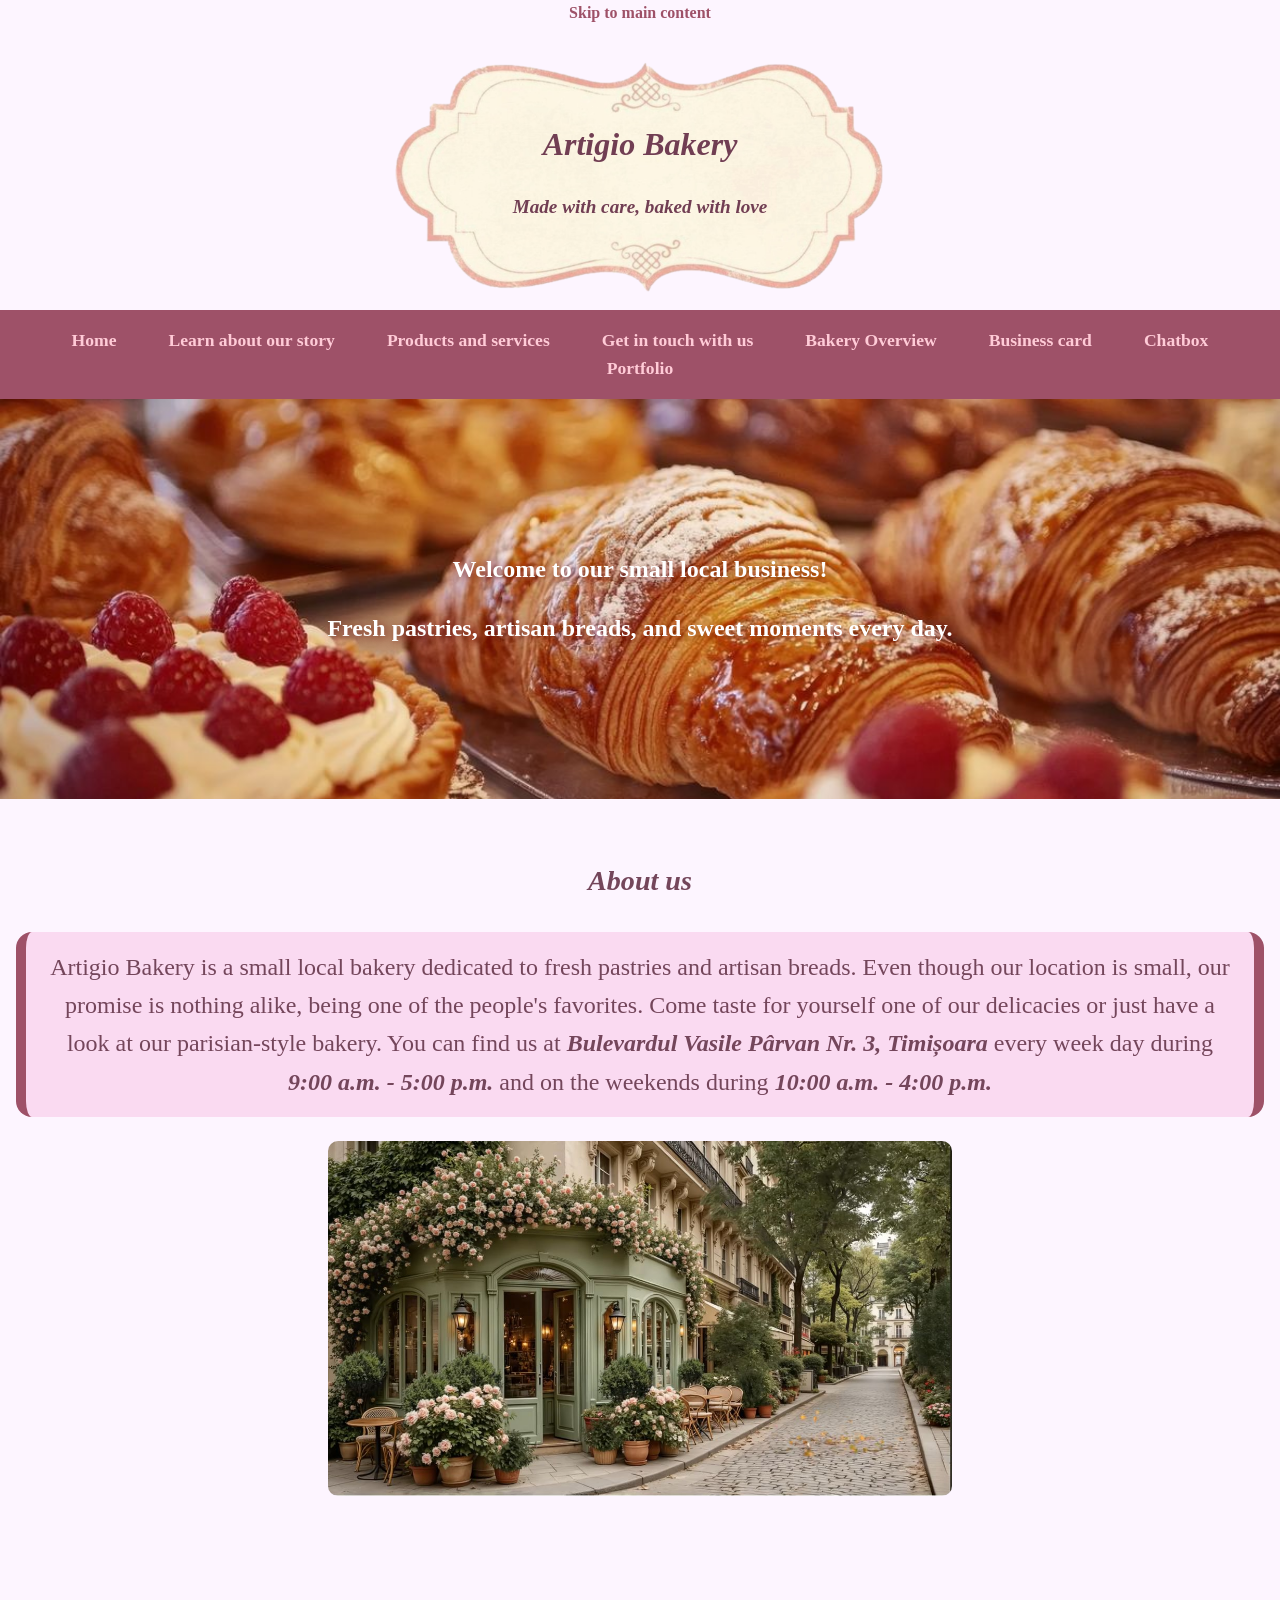
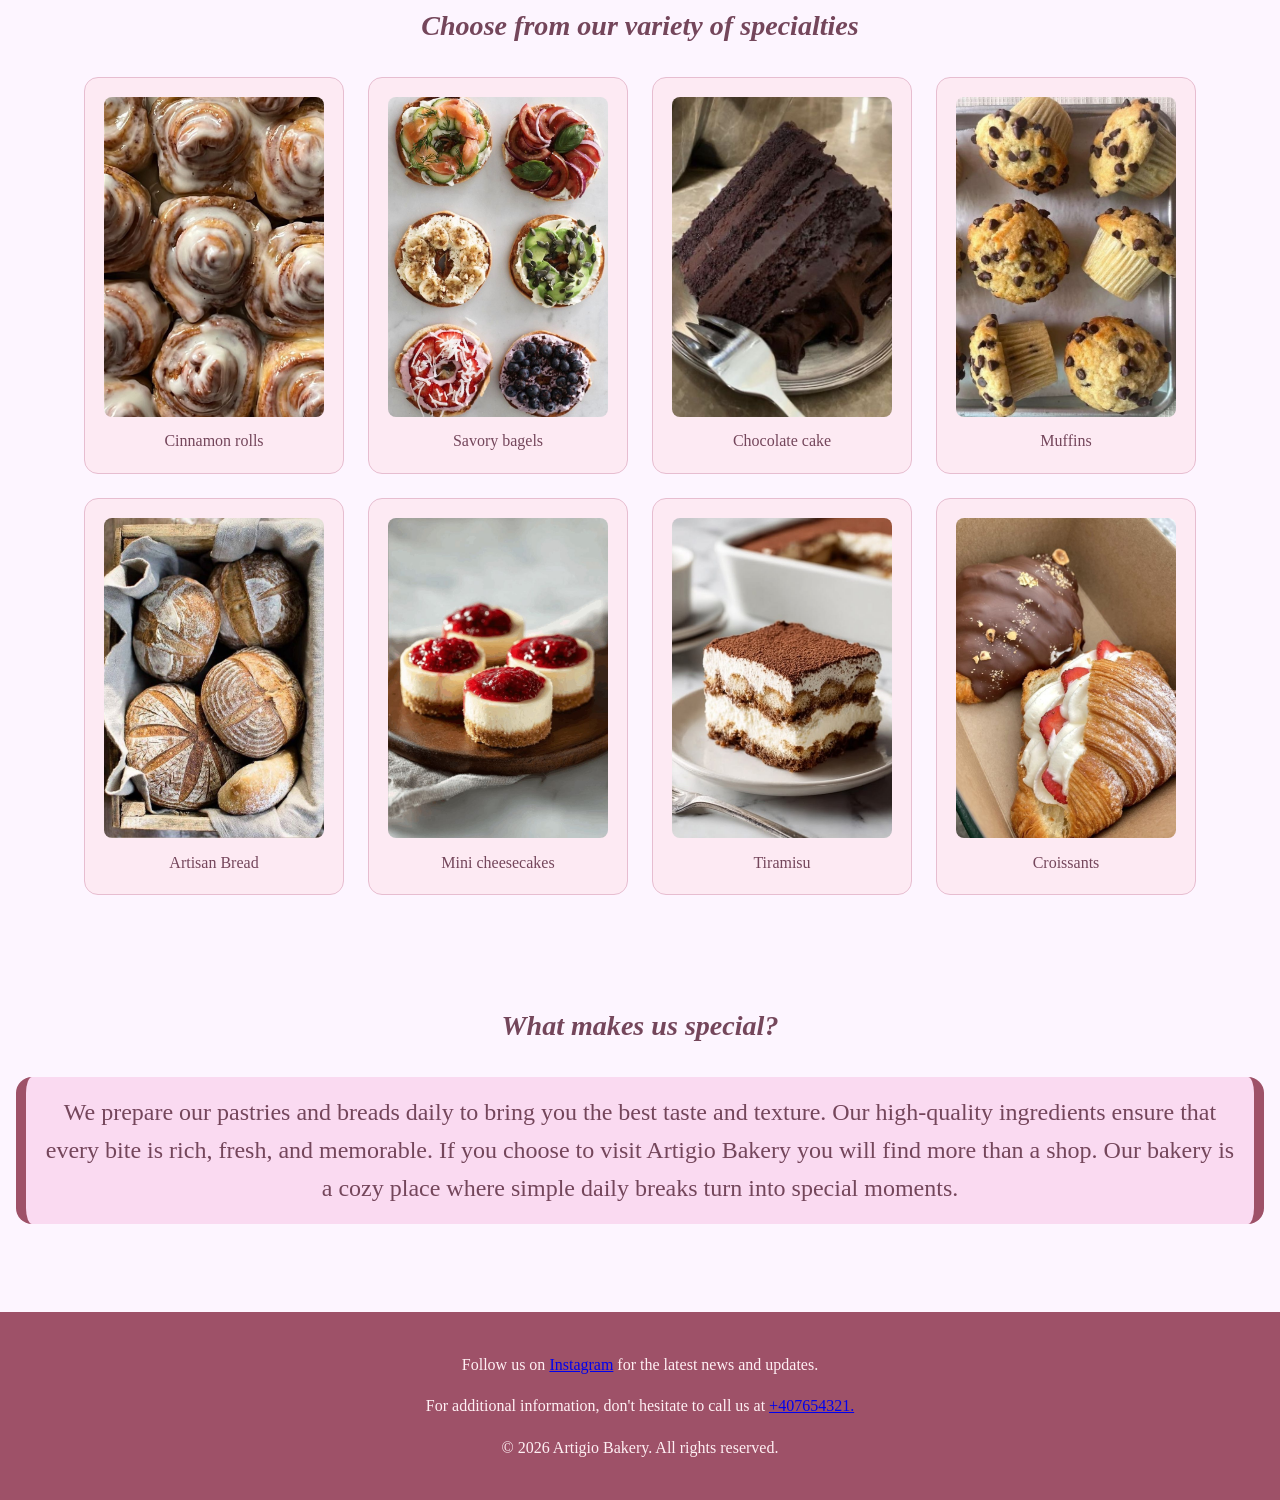
<file: index.html>
<!DOCTYPE html>
<html lang="en">
    <head>
        <link rel="stylesheet" href="style.css">
        <meta charset="UTF-8">
        <meta name="viewport" content="width=device-width">
        <title>Artigio Bakery</title>

        <style>
        .home-intro {
            background-color: #fadaf1;
            border-right: 10px solid #9e5168;
            border-left: 10px solid #9e5168;
            padding: 1rem;
            border-radius: 16px;
        }
        </style>
    </head>
    <body>
        <a href="#main-content" class="skip-link">Skip to main content</a>
        <header>
            <div class="header-box">
                <h1><i>Artigio Bakery</i></h1>
                <h2 style="font-size: 1.2rem"><i>Made with care, baked with love</i></h2>
            </div>
        </header>
        <nav>
            <ul>
                <li><a href="index.html">Home</a></li>
                <li><a href="about.html">Learn about our story</a></li>
                <li><a href="data.html">Products and services</a></li>
                <li><a href="contact.html">Get in touch with us</a></li>
                <li><a href="overview.html">Bakery Overview</a></li>
                <li><a href="card.html">Business card</a></li>
                <li><a href="chatbox.html">Chatbox</a></li>
                <li><a href="portfolio.html">Portfolio</a></li>
            </ul>
        </nav>
        <section class="hero">
            <img src="images/background3.jpg" alt="Fresh pastries and croissants at Artigio Bakery">
                <div class="hero-text">
                    <h1>Welcome to our small local business!</h1>
                    <h2>Fresh pastries, artisan breads, and sweet moments every day.</h2>
                </div>
        </section>
        <main id="main-content">
            <section class="about-us">
                <h3><i>About us</i></h3>
                <p class="home-intro">Artigio Bakery is a small local bakery dedicated to fresh pastries and artisan breads. Even though our location is small, our promise is nothing alike, being one of the people's favorites. Come taste for yourself one of our delicacies or just have a look at our parisian-style bakery. You can find us at <b><i>Bulevardul Vasile Pârvan Nr. 3, Timișoara</i></b> every week day during <b><i>9:00 a.m. - 5:00 p.m.</i></b> and on the weekends during <b><i>10:00 a.m. - 4:00 p.m.</i></b></p>
                <img src="images/location.jpg" alt="Our location on Bl. Vasile Pârvan">
            </section>
            <section class="specialties">
                <h3><i>Choose from our variety of specialties</i></h3>
                <div class="specialty-gallery">
                    <div class="card">
                        <img src="images/cinnamon_rolls.jpg" alt="Cinnamon rolls">
                        <p>Cinnamon rolls</p>
                    </div>
                    <div class="card">
                        <img src="images/bagels.jpg" alt="Bagels">
                        <p>Savory bagels</p>
                    </div>
                    <div class="card">
                        <img src="images/slice_of_cake.jpg" alt="Cake">
                        <p>Chocolate cake</p>
                    </div>
                    <div class="card">
                        <img src="images/muffins.jpg" alt="Muffins">
                        <p>Muffins</p>
                    </div>
                    <div class="card">
                        <img src="images/artisan_breads.jpg" alt="Artisan Bread">
                        <p>Artisan Bread</p>
                    </div>
                    <div class="card">
                        <img src="images/mini_cheesecake.jpg" alt="Cheesecakes">
                        <p>Mini cheesecakes</p>
                    </div>
                    <div class="card">
                        <img src="images/tiramisu.jpg" alt="Tiramisu">
                        <p>Tiramisu</p>
                    </div>
                    <div class="card">
                        <img src="images/croissants.jpg" alt="Croissants">
                        <p>Croissants</p>
                    </div>
                </div>
            </section>
            <section class="why-us">
                <h3><i>What makes us special?</i></h3>
                <p class="home-intro">We prepare our pastries and breads daily to bring you the best taste and texture. Our high-quality ingredients ensure that every bite is rich, fresh, and memorable. If you choose to visit Artigio Bakery you will find more than a shop. Our bakery is a cozy place where simple daily breaks turn into special moments. </p>
            </section>
        </main>
        <footer>
            <p>
                Follow us on <a href="https://www.instagram.com/artiggio">Instagram</a> for the latest news and updates.
            </p>
            <p>
                For additional information, don't hesitate to call us at <a href="tel:+407654321">+407654321.</a>
            </p>
            <p>
                &#169; 2026 Artigio Bakery. All rights reserved.
            </p>
        </footer>
    </body>
</html>
</file>
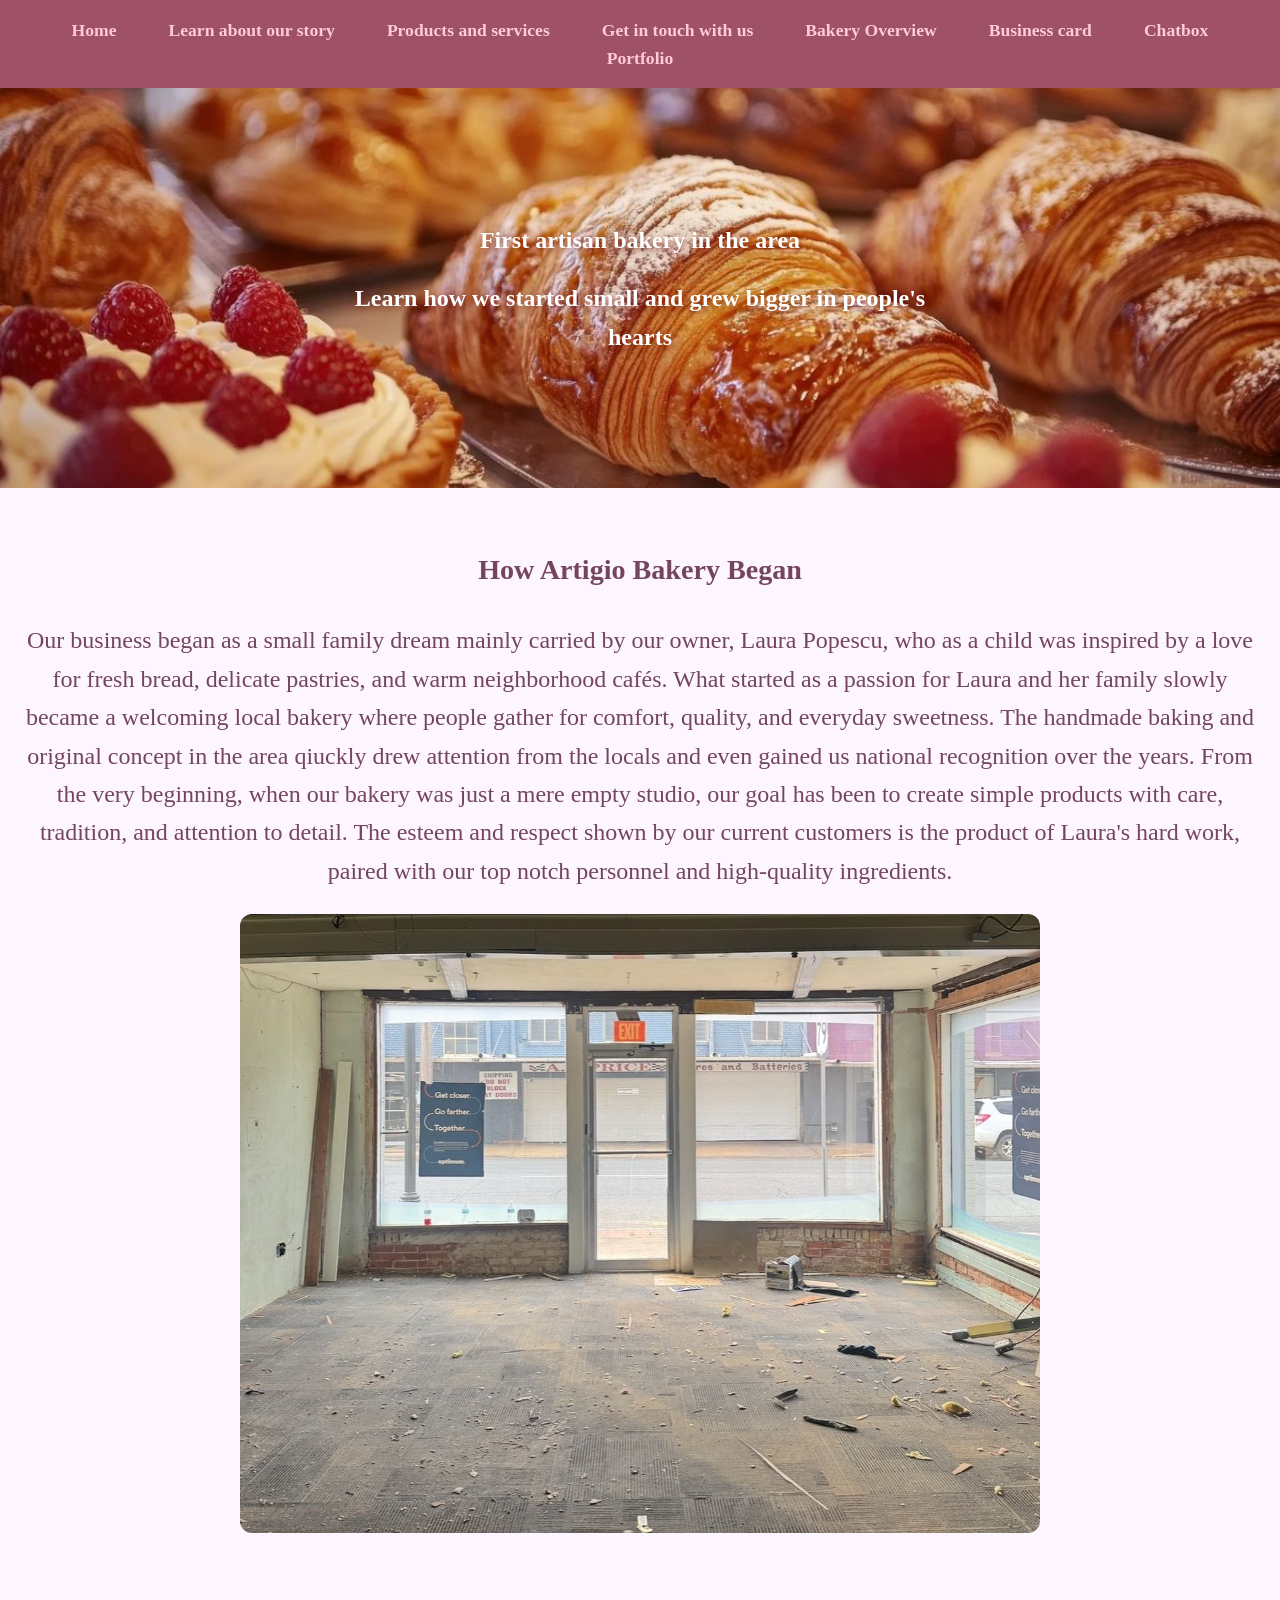
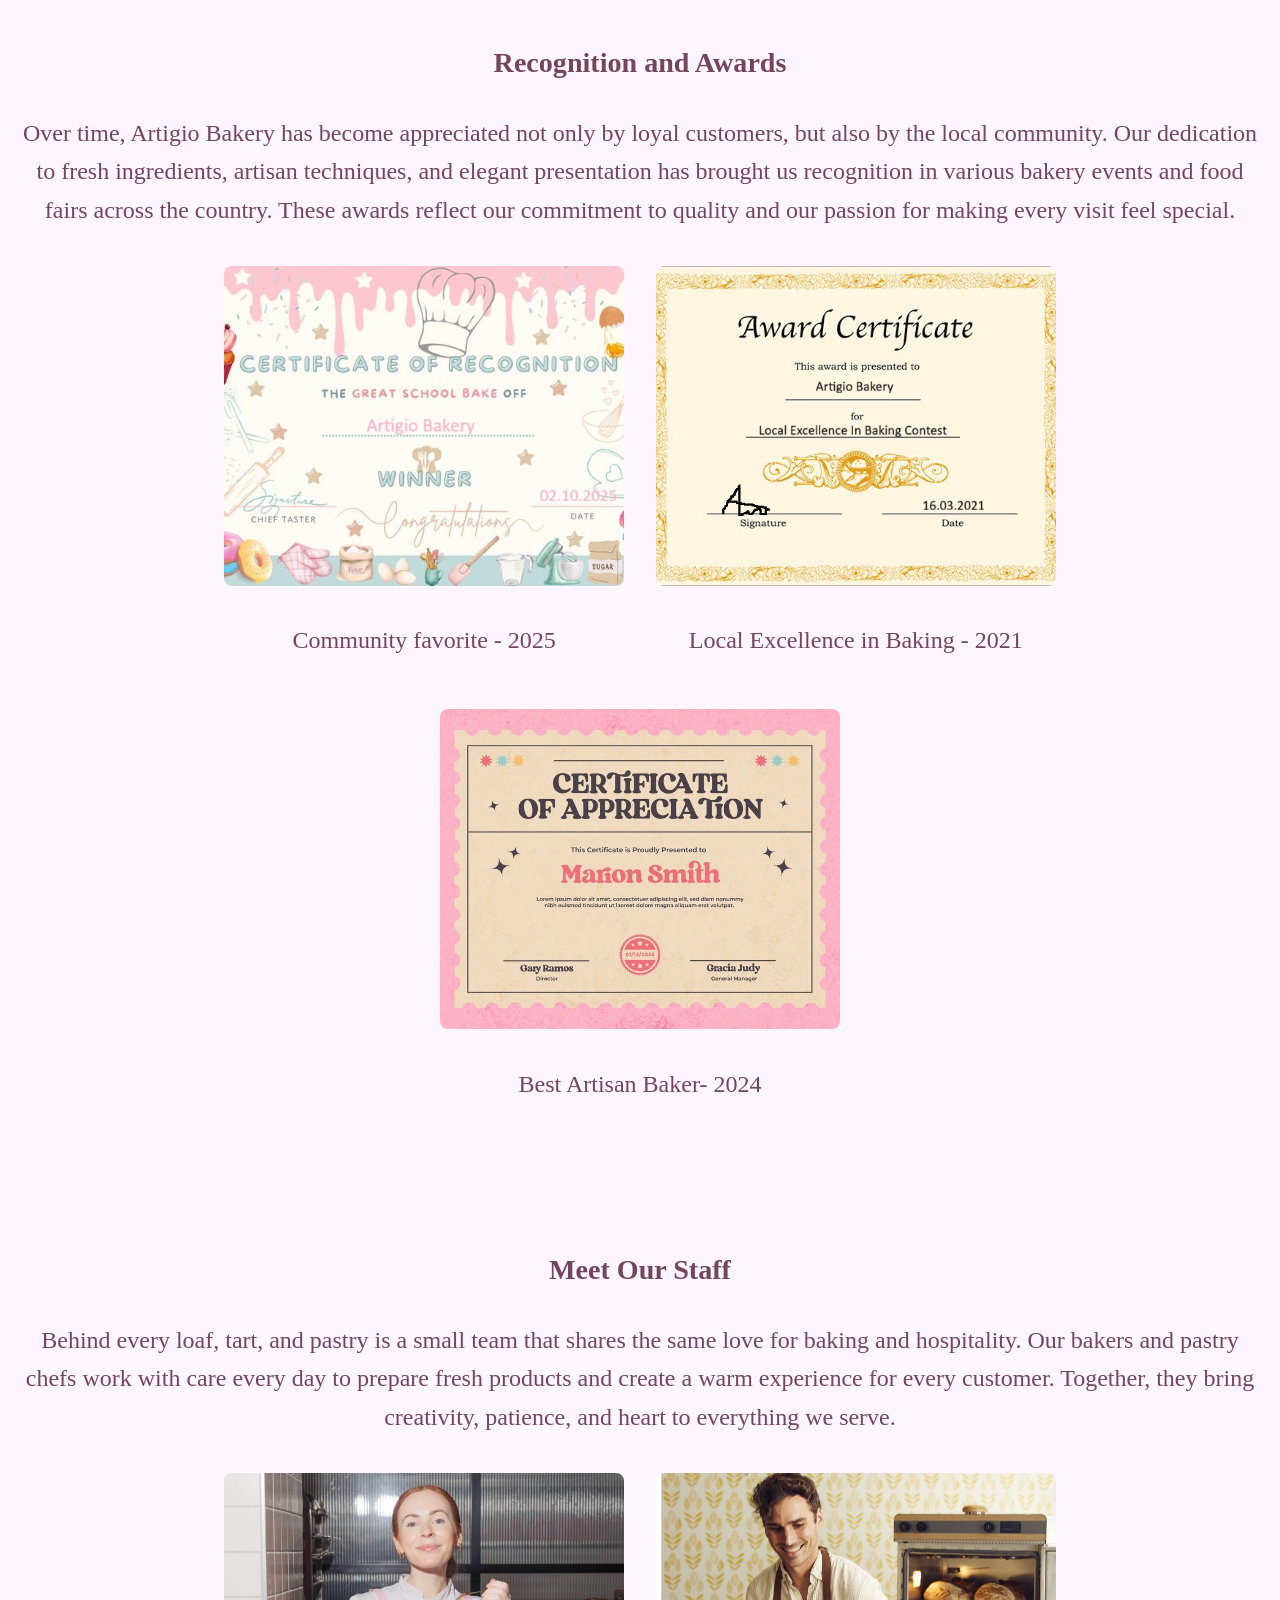
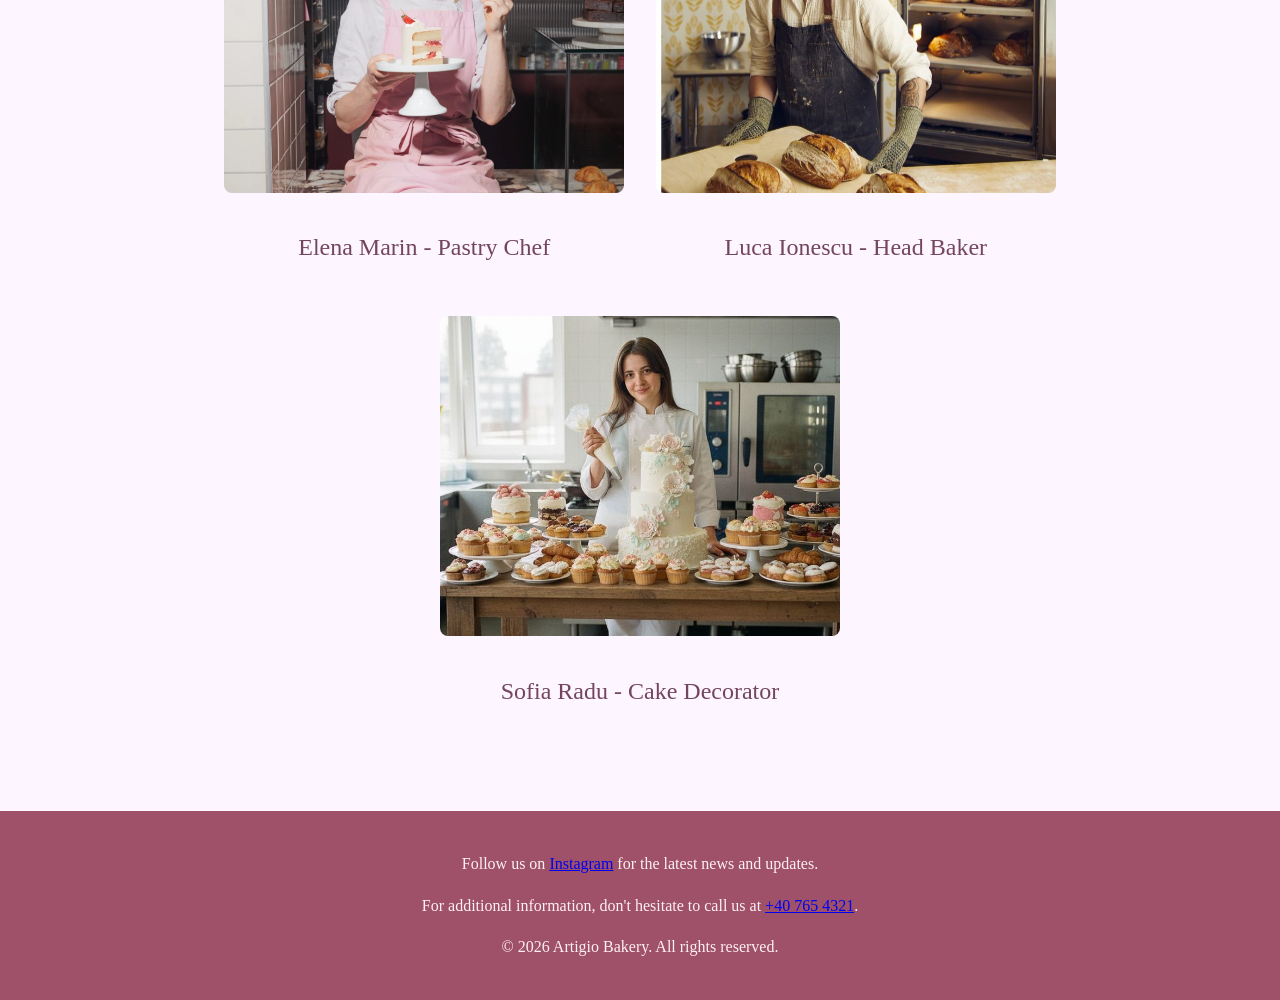
<file: about.html>
<!DOCTYPE html>
<html lang="en">
<head>
    <meta charset="UTF-8">
    <meta name="viewport" content="width=device-width, initial-scale=1.0">
    <link rel="stylesheet" href="style.css">
    <title>Artigio Bakery</title>
</head>
<body>
    <nav>
        <ul>
             <li><a href="index.html">Home</a></li>
            <li><a href="about.html">Learn about our story</a></li>
            <li><a href="data.html">Products and services</a></li>
            <li><a href="contact.html">Get in touch with us</a></li>
            <li><a href="overview.html">Bakery Overview</a></li>
            <li><a href="card.html">Business card</a></li>
            <li><a href="chatbox.html">Chatbox</a></li>
            <li><a href="portfolio.html">Portfolio</a></li>
        </ul>
    </nav>
    <section class="hero">
        <img src="images/background3.jpg" alt="Fresh pastries and croissants at Artigio Bakery">
        <div class="hero-text">
            <h1>First artisan bakery in the area</h1>
            <h2>Learn how we started small and grew bigger in people's hearts</h2>
        </div>
    </section>
    <main id="main-content">
        <section class="about-story">
            <h3>How Artigio Bakery Began</h3>
            <p>
                Our business began as a small family dream mainly carried by our owner, Laura Popescu, who as a child was inspired by a love for fresh bread, delicate pastries, and warm neighborhood cafés. 
                What started as a passion for Laura and her family slowly became a welcoming local bakery where people gather for comfort, quality, and everyday sweetness.
                The handmade baking and original concept in the area qiuckly drew attention from the locals and even gained us national recognition over the years.
                From the very beginning, when our bakery was just a mere empty studio, our goal has been to create simple products with care, tradition, and attention to detail.
                The esteem and respect shown by our current customers is the product of Laura's hard work, paired with our top notch personnel and high-quality ingredients.
            </p>
            <img src="images/display1.jpg" alt="Interior view of Artigio Bakery">
        </section>
        <section class="about-awards">
            <h3>Recognition and Awards</h3>
            <p>
                Over time, Artigio Bakery has become appreciated not only by loyal customers, but also by the local community. 
                Our dedication to fresh ingredients, artisan techniques, and elegant presentation has brought us recognition in various bakery events and food fairs across the country. 
                These awards reflect our commitment to quality and our passion for making every visit feel special.
            </p>
            <div class="awards-gallery">
                <div class="award-card">
                    <img src="images/diploma1.jpg" alt="Community favorite">
                    <p>Community favorite - 2025</p>
                </div>

                <div class="award-card">
                    <img src="images/diploma3.png" alt="Local Excellence in Baking Award">
                    <p>Local Excellence in Baking - 2021</p>
                </div>

                <div class="award-card">
                    <img src="images/diploma2.jpg" alt="Best Artisan Baker - 2024">
                    <p>Best Artisan Baker- 2024</p>
                </div>
            </div>
        </section>
        <section class="about-staff">
            <h3>Meet Our Staff</h3>
            <p>
                Behind every loaf, tart, and pastry is a small team that shares the same love for baking and hospitality. 
                Our bakers and pastry chefs work with care every day to prepare fresh products and create a warm experience for every customer. 
                Together, they bring creativity, patience, and heart to everything we serve.
            </p>
            <div class="staff-gallery">
                <div class="staff-card">
                    <img src="images/staff1.webp" alt="Pastry chef Elena Marin">
                    <p>Elena Marin - Pastry Chef</p>
                </div>

                <div class="staff-card">
                    <img src="images/staff2.png" alt="Head baker Luca Ionescu">
                    <p>Luca Ionescu - Head Baker</p>
                </div>

                <div class="staff-card">
                    <img src="images/staff3.jpg" alt="Cake decorator Sofia Radu">
                    <p>Sofia Radu - Cake Decorator</p>
                </div>
            </div>
        </section>
    </main>
    <footer>
        <p>Follow us on <a href="https://www.instagram.com/artiggio">Instagram</a> for the latest news and updates.</p>
        <p>For additional information, don't hesitate to call us at <a href="tel:+407654321">+40 765 4321</a>.</p>
        <p> &#169; 2026 Artigio Bakery. All rights reserved.</p>
    </footer>
</body>
</html>
</file>
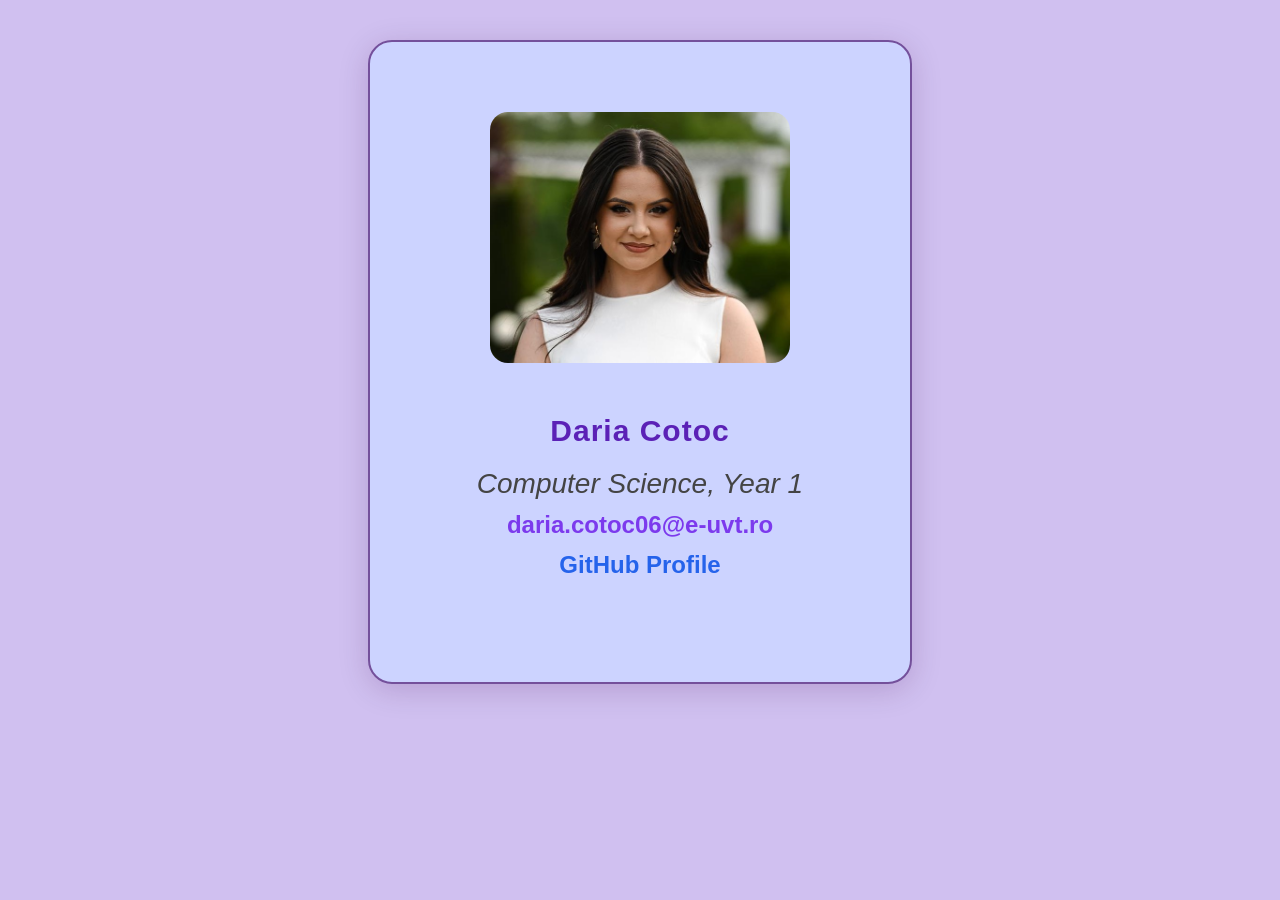
<file: card.html>
<!DOCTYPE html>
<html lang="en">
<head>
  <meta charset="UTF-8">
  <meta name="viewport" content="width=device-width, initial-scale=1.0">
  <title>Business Card</title>
  <link rel="stylesheet" href="card.css">
</head>
<body>

  <div id="card-container" class="card">
    <img
      id="profile-photo"
      class="card-image"
      src="images/me.jpeg"
      alt="MY PHOTO"
      width="180"
    >
    
    <h1 id="full-name" class="card-title">Daria Cotoc</h1>
    <p id="specialization" class="card-text">Computer Science, Year 1</p>

    <p class="card-text">
      <a id="email-link" href="mailto:daria.cotoc06@e-uvt.ro">daria.cotoc06@e-uvt.ro</a>
    </p>

    <p class="card-text">
      <a id="github-link" href="https://github.com/daria0506" target="_blank">GitHub Profile</a>
    </p>
  </div>
</body>
</html>
</file>
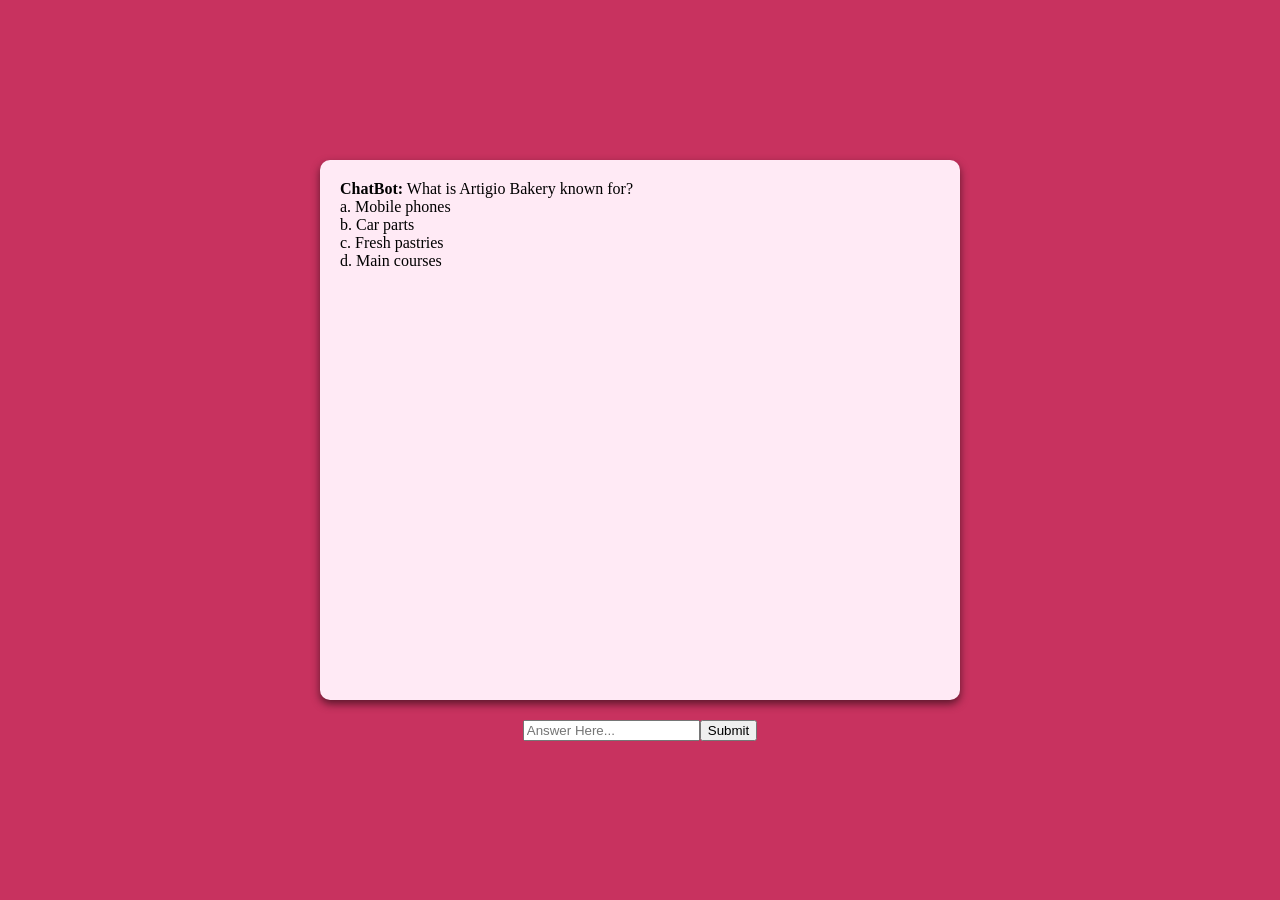
<file: chatbox.html>
<!DOCTYPE html>
<html lang="en">
<head>
    <meta charset="UTF-8">
    <meta name="viewport" content="width=device-width, initial-scale=1.0">
    <title>Chatbot</title>
    <link rel="stylesheet" href="chatbox.css">
</head>
<body>
    <div class="chat-container" id="chat-container">
    </div>
    <form id="chat-form">
        <input type="text" id="user-input" placeholder="Answer Here...">
        <button type="submit">Submit</button>
    </form>
    <script src="chatbox.js"></script>
</body>
</html>
</file>
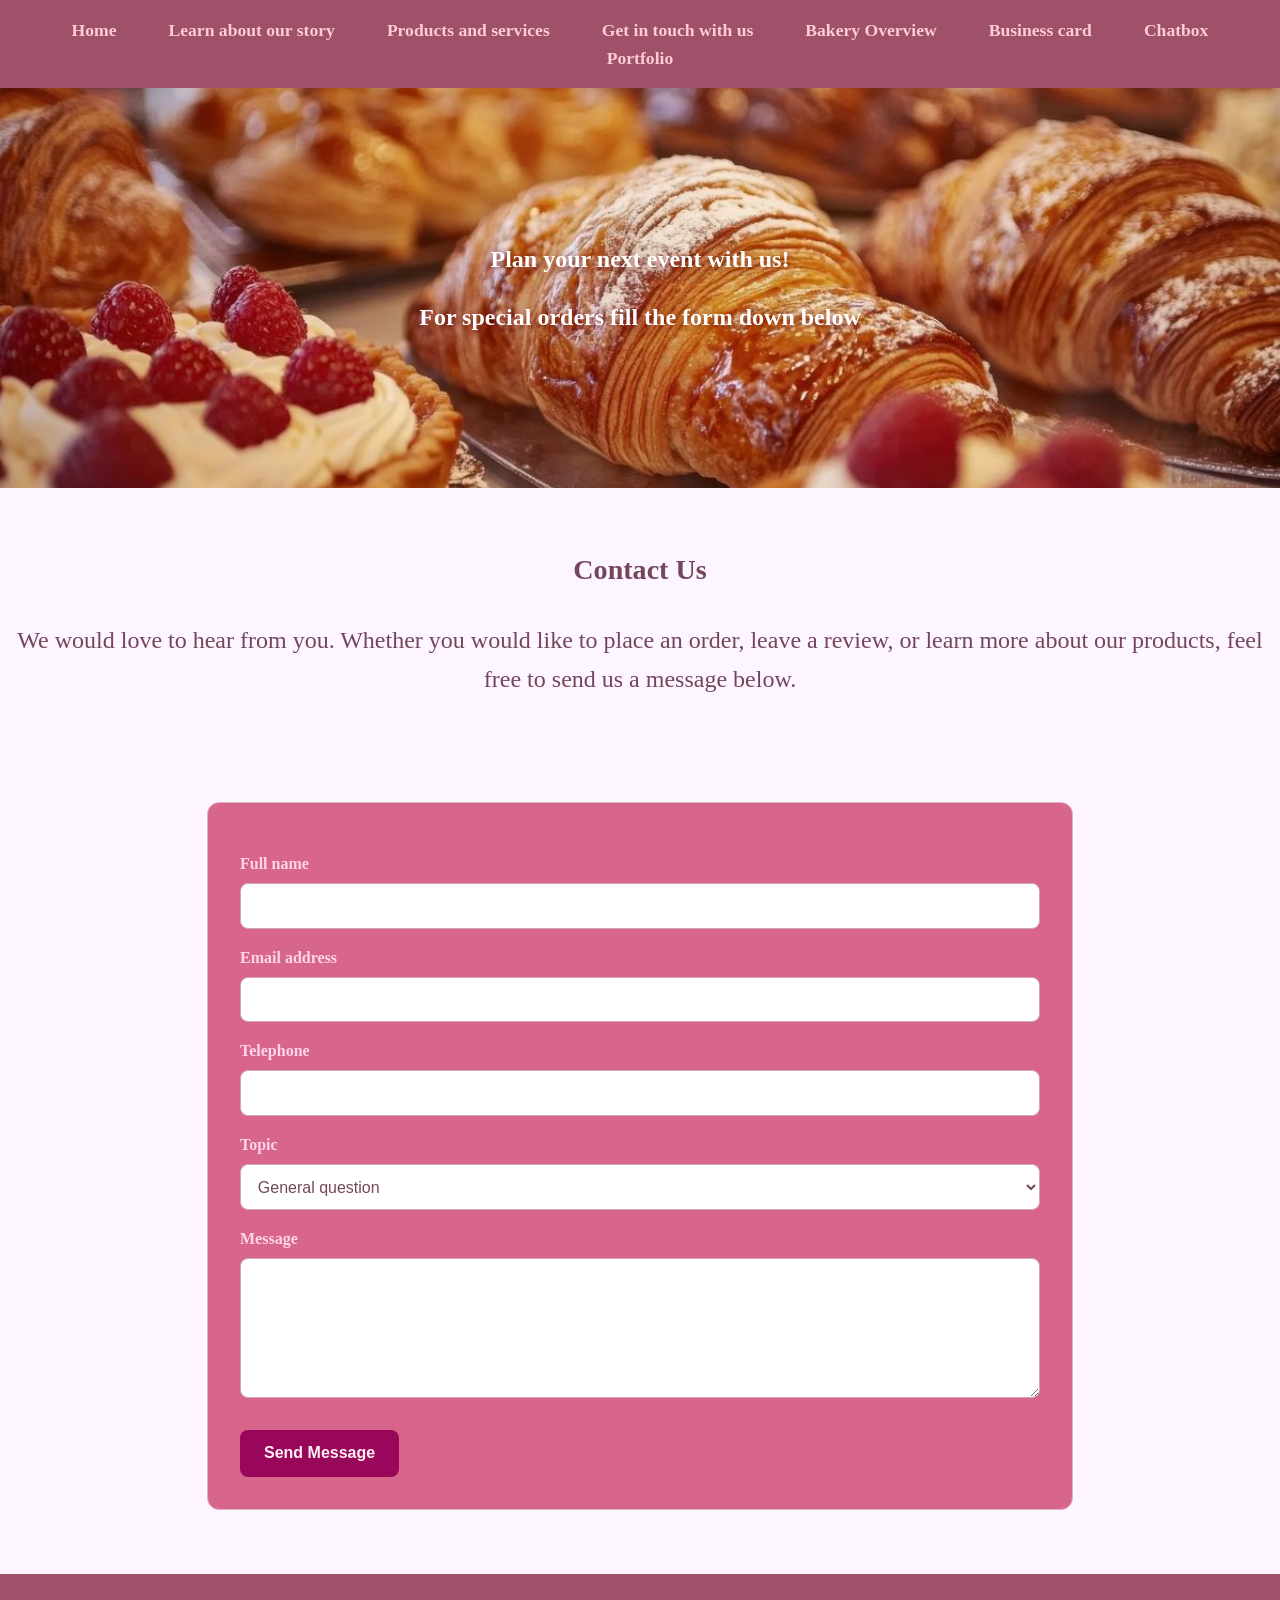
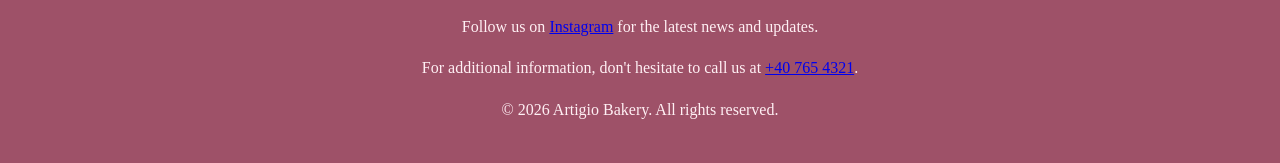
<file: contact.html>
<!DOCTYPE html>
<html lang="en">
<head>
    <meta charset="UTF-8">
    <meta name="viewport" content="width=device-width, initial-scale=1.0">
    <link rel="stylesheet" href="style.css">
    <title>Artigio Bakery</title>
</head>
<body>
    <nav>
        <ul>
             <li><a href="index.html">Home</a></li>
            <li><a href="about.html">Learn about our story</a></li>
            <li><a href="data.html">Products and services</a></li>
            <li><a href="contact.html">Get in touch with us</a></li>
            <li><a href="overview.html">Bakery Overview</a></li>
            <li><a href="card.html">Business card</a></li>
            <li><a href="chatbox.html">Chatbox</a></li>
            <li><a href="portfolio.html">Portfolio</a></li>
        </ul>
    </nav>
    <section class="hero">
        <img src="images/background3.jpg" alt="Fresh pastries and croissants at Artigio Bakery">
        <div class="hero-text">
            <h1>Plan your next event with us!</h1>
            <h2>For special orders fill the form down below</h2>
        </div>
    </section>
    <main>
        <section class="contact-page">
            <h3>Contact Us</h3>
            <p>
                We would love to hear from you. Whether you would like to place an order, leave a review, or learn more about our products, feel free to send us a message below.
            </p>
        </section>
        <section>
            <form class="contact-form">
                <label for="name">Full name</label>
                <input type="text" id="name" name="name">
                <label for="email">Email address</label>
                <input type="email" id="email" name="email">
                <label for="phone">Telephone</label>
                <input type="tel" id="phone" name="phone">
                <label for="topic">Topic</label>
                <select id="topic" name="topic">
                    <option>General question</option>
                    <option>At-home delivery inquiry</option>
                    <option>Special order (for events)</option>
                    <option>Review</option>
                </select>
                <label for="message">Message</label>
                <textarea id="message" name="message"></textarea>
                <button type="submit">Send Message</button>
            </form>
        </section>
    </main>
    <footer>
        <p>Follow us on <a href="https://www.instagram.com/artiggio">Instagram</a> for the latest news and updates.</p>
        <p>For additional information, don't hesitate to call us at <a href="tel:+407654321">+40 765 4321</a>.</p>
        <p> &#169; 2026 Artigio Bakery. All rights reserved.</p>
    </footer>
</body>
</html>
</file>
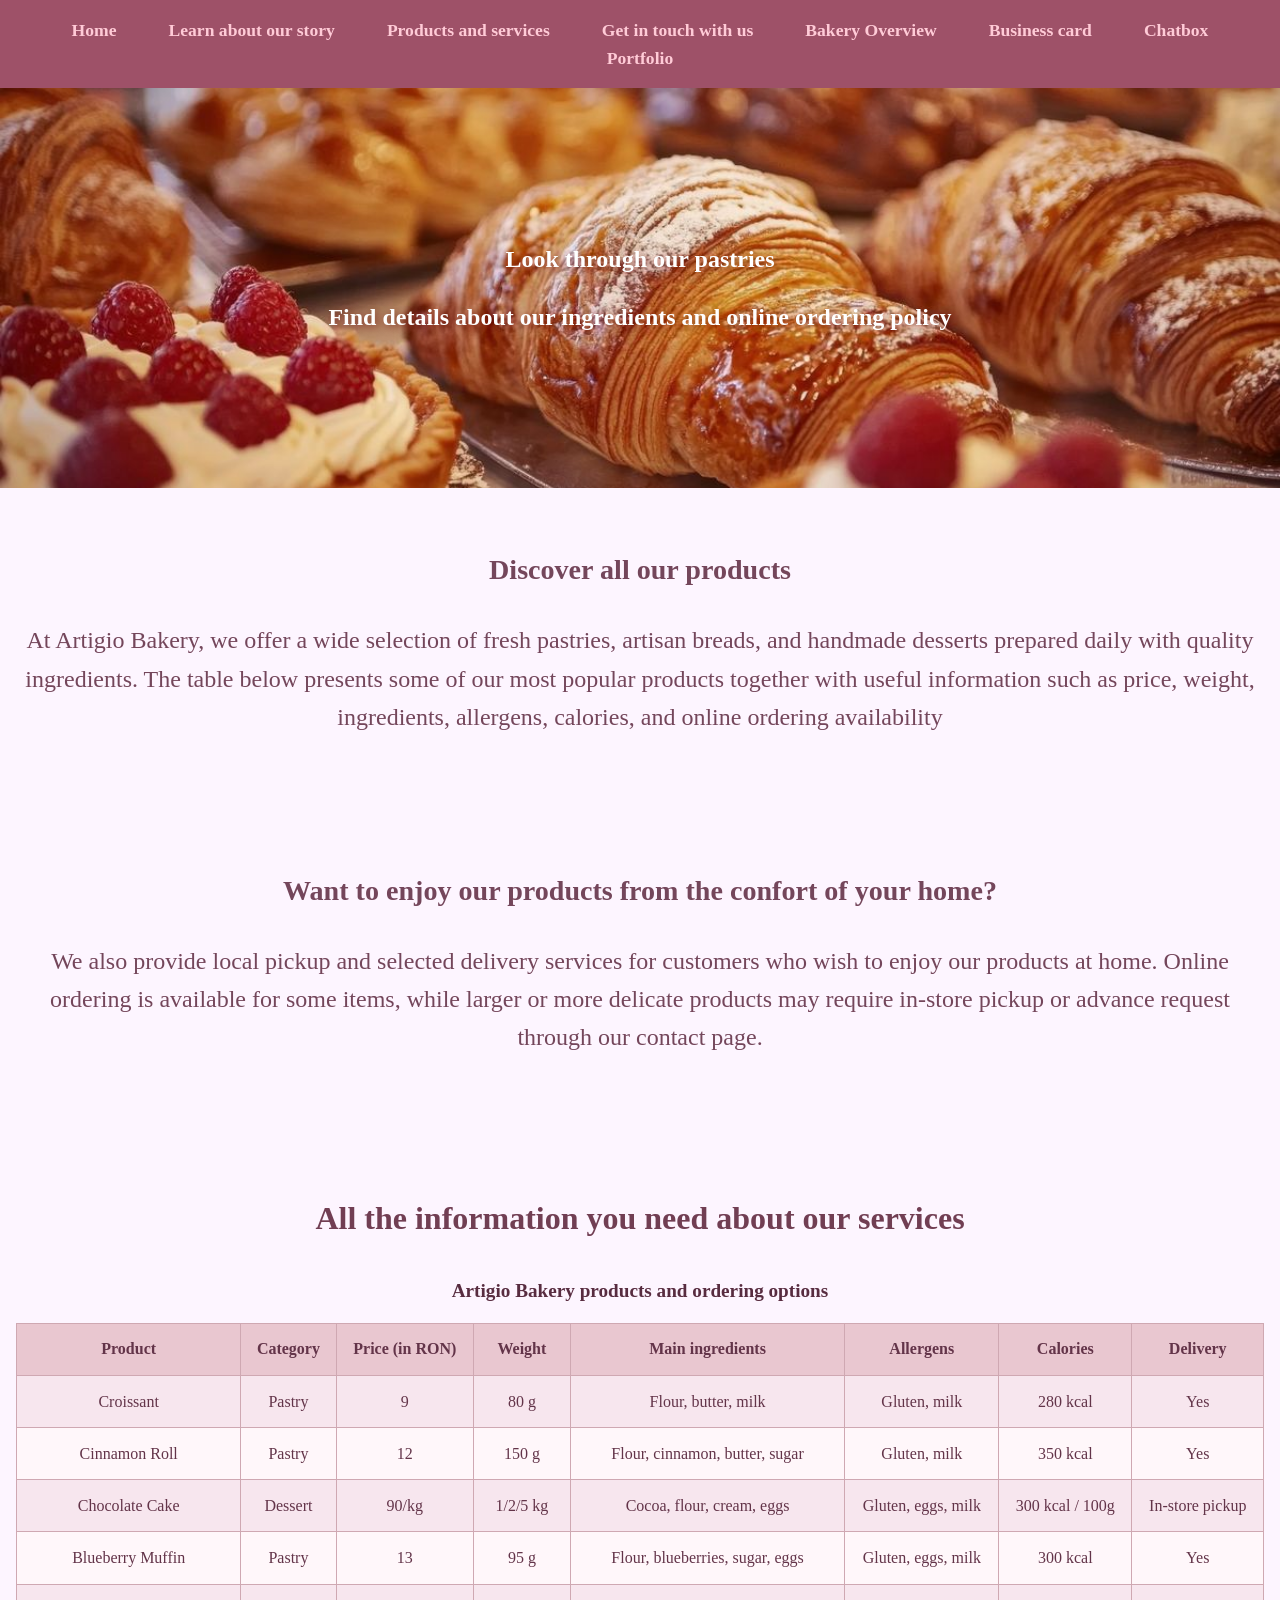
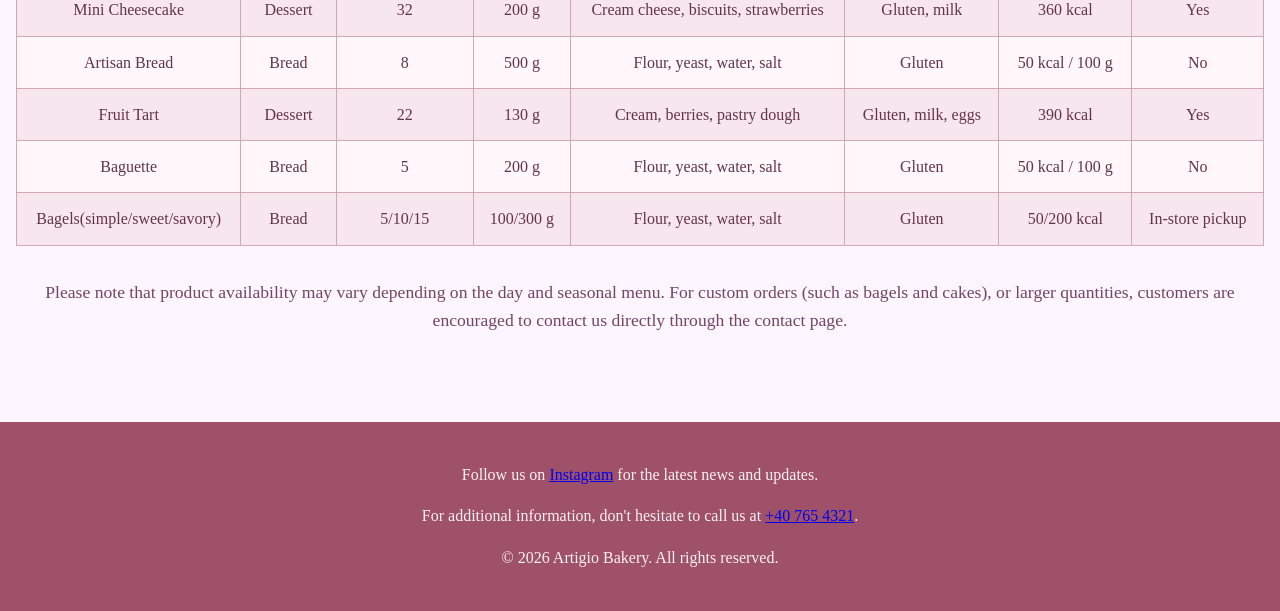
<file: data.html>
<!DOCTYPE html>
<html lang="en">
<head>
    <meta charset="UTF-8">
    <meta name="viewport" content="width=device-width, initial-scale=1.0">
    <link rel="stylesheet" href="style.css">
    <title>Artigio Bakery</title>
</head>
<body>
    <nav>
        <ul>
             <li><a href="index.html">Home</a></li>
            <li><a href="about.html">Learn about our story</a></li>
            <li><a href="data.html">Products and services</a></li>
            <li><a href="contact.html">Get in touch with us</a></li>
            <li><a href="overview.html">Bakery Overview</a></li>
            <li><a href="card.html">Business card</a></li>
            <li><a href="chatbox.html">Chatbox</a></li>
            <li><a href="portfolio.html">Portfolio</a></li>
        </ul>
    </nav>
    <section class="hero">
        <img src="images/background3.jpg" alt="Fresh pastries and croissants at Artigio Bakery">
        <div class="hero-text">
            <h1>Look through our pastries</h1>
            <h2>Find details about our ingredients and online ordering policy</h2>
        </div>
    </section>
    <main id="main-content">
        <section class="products">
            <h3>Discover all our products</h3>
            <p>At Artigio Bakery, we offer a wide selection of fresh pastries, artisan breads, and handmade desserts prepared daily with quality ingredients. The table below presents some of our most popular products together with useful information such as price, weight, ingredients, allergens, calories, and online ordering availability</p>
        </section>
        <section class="products">
            <h3>Want to enjoy our products from the confort of your home?</h3>
            <p>We also provide local pickup and selected delivery services for customers who wish to enjoy our products at home. Online ordering is available for some items, while larger or more delicate products may require in-store pickup or advance request through our contact page.</p>
        </section>
        <section class="data-page">
            <h3 class="data-heading">All the information you need about our services</h3>            
            <table>
                <caption>Artigio Bakery products and ordering options</caption>
                <tr>
                    <th>Product</th>
                    <th>Category</th>
                    <th>Price (in RON)</th>
                    <th>Weight</th>
                    <th>Main ingredients</th>
                    <th>Allergens</th>
                    <th>Calories</th>
                    <th>Delivery</th>
                </tr>
                <tr>
                    <td>Croissant</td>
                    <td>Pastry</td>
                    <td>9</td>
                    <td>80 g</td>
                    <td>Flour, butter, milk</td>
                    <td>Gluten, milk</td>
                    <td>280 kcal</td>
                    <td>Yes</td>
                </tr>
                <tr>
                    <td>Cinnamon Roll</td>
                    <td>Pastry</td>
                    <td>12</td>
                    <td>150 g</td>
                    <td>Flour, cinnamon, butter, sugar</td>
                    <td>Gluten, milk</td>
                    <td>350 kcal</td>
                    <td>Yes</td>
                </tr>
                <tr>
                    <td>Chocolate Cake</td>
                    <td>Dessert</td>
                    <td>90/kg</td>
                    <td>1/2/5 kg</td>
                    <td>Cocoa, flour, cream, eggs</td>
                    <td>Gluten, eggs, milk</td>
                    <td>300 kcal / 100g</td>
                    <td>In-store pickup</td>
                </tr>
                <tr>
                    <td>Blueberry Muffin</td>
                    <td>Pastry</td>
                    <td>13</td>
                    <td>95 g</td>
                    <td>Flour, blueberries, sugar, eggs</td>
                    <td>Gluten, eggs, milk</td>
                    <td>300 kcal</td>
                    <td>Yes</td>
                </tr>
                <tr>
                    <td>Mini Cheesecake</td>
                    <td>Dessert</td>
                    <td>32</td>
                    <td>200 g</td>
                    <td>Cream cheese, biscuits, strawberries</td>
                    <td>Gluten, milk</td>
                    <td>360 kcal</td>
                    <td>Yes</td>
                </tr>
                <tr>
                    <td>Artisan Bread</td>
                    <td>Bread</td>
                    <td>8</td>
                    <td>500 g</td>
                    <td>Flour, yeast, water, salt</td>
                    <td>Gluten</td>
                    <td>50 kcal / 100 g</td>
                    <td>No</td>
                </tr>
                <tr>
                    <td>Fruit Tart</td>
                    <td>Dessert</td>
                    <td>22</td>
                    <td>130 g</td>
                    <td>Cream, berries, pastry dough</td>
                    <td>Gluten, milk, eggs</td>
                    <td>390 kcal</td>
                    <td>Yes</td>
                </tr>
                <tr>
                    <td>Baguette</td>
                    <td>Bread</td>
                    <td>5</td>
                    <td>200 g</td>
                    <td>Flour, yeast, water, salt</td>
                    <td>Gluten</td>
                    <td>50 kcal / 100 g</td>
                    <td>No</td>
                </tr>
                <tr>
                    <td>Bagels(simple/sweet/savory)</td>
                    <td>Bread</td>
                    <td>5/10/15</td>
                    <td>100/300 g</td>
                    <td>Flour, yeast, water, salt</td>
                    <td>Gluten</td>
                    <td>50/200 kcal</td>
                    <td>In-store pickup</td>
                </tr>
        </table>
        <p>
            Please note that product availability may vary depending on the day and seasonal menu. 
            For custom orders (such as bagels and cakes), or larger quantities, customers are encouraged to contact us directly through the contact page.
        </p>
    </section>
    </main>
    <footer>
        <p>Follow us on <a href="https://www.instagram.com/artiggio">Instagram</a> for the latest news and updates.</p>
        <p>For additional information, don't hesitate to call us at <a href="tel:+407654321">+40 765 4321</a>.</p>
        <p> &#169;  2026 Artigio Bakery. All rights reserved.</p>
    </footer>
</body>
</html>
</file>
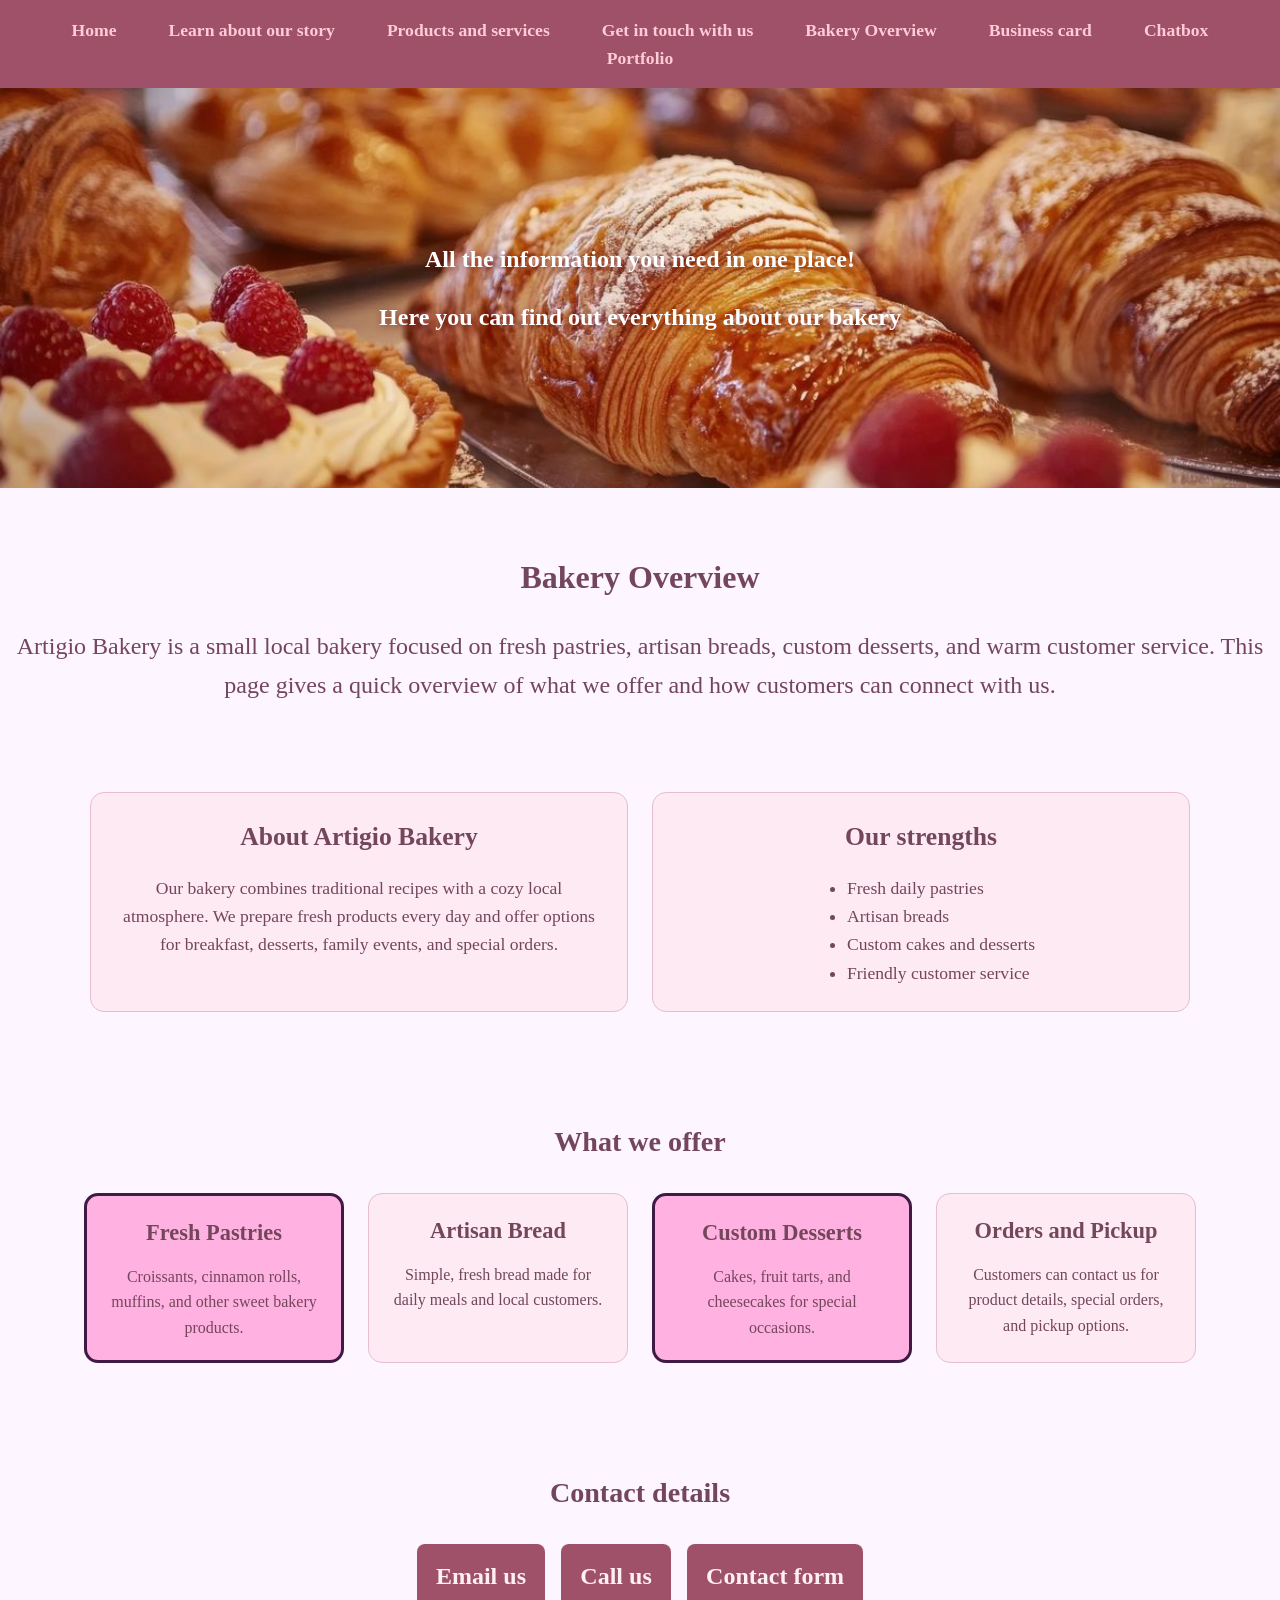
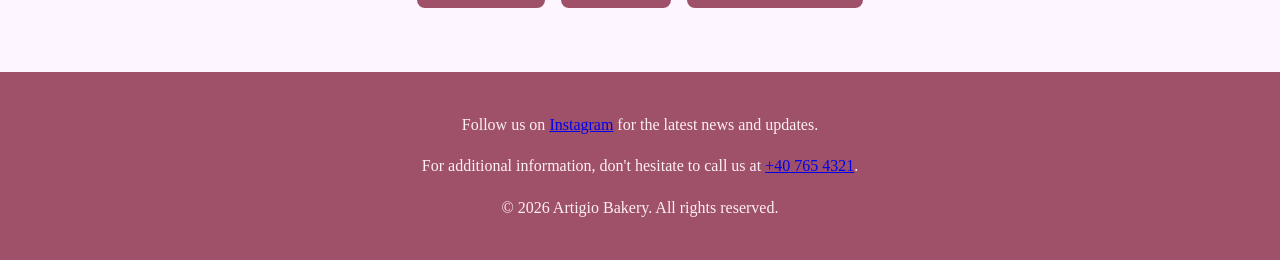
<file: overview.html>
<!DOCTYPE html>
<html lang="en">
<head>
    <meta charset="UTF-8">
    <meta name="viewport" content="width=device-width, initial-scale=1.0">
    <link rel="stylesheet" href="style.css">
    <title>Artigio Bakery</title>
</head>
<body>

    <nav>
        <ul>
            <li><a href="index.html">Home</a></li>
            <li><a href="about.html">Learn about our story</a></li>
            <li><a href="data.html">Products and services</a></li>
            <li><a href="contact.html">Get in touch with us</a></li>
            <li><a href="overview.html">Bakery Overview</a></li>
            <li><a href="card.html">Business card</a></li>
            <li><a href="chatbox.html">Chatbox</a></li>
            <li><a href="portfolio.html">Portfolio</a></li>
        </ul>
    </nav>

    <section class="hero">
        <img src="images/background3.jpg" alt="Fresh pastries and croissants at Artigio Bakery">
        <div class="hero-text">
            <h1>All the information you need in one place!</h1>
            <h2>Here you can find out everything about our bakery</h2>
        </div>
    </section>

    <main>
        <section class="products">
            <h3 class="data-heading">Bakery Overview</h3>
            <p>
                Artigio Bakery is a small local bakery focused on fresh pastries, artisan breads, custom desserts, and warm customer service. This page gives a quick overview of what we offer and how customers can connect with us.
            </p>
        </section>

        <section class="overview-layout">
            <div class="products">
                <h3>About Artigio Bakery</h3>
                <p>
                    Our bakery combines traditional recipes with a cozy local atmosphere. We prepare fresh products every day and offer options for breakfast, desserts, family events, and special orders.
                </p>
            </div>

            <div class="products">
                <h3>Our strengths</h3>
                <ul class="overview-list">
                    <li>Fresh daily pastries</li>
                    <li>Artisan breads</li>
                    <li>Custom cakes and desserts</li>
                    <li>Friendly customer service</li>
                </ul>
            </div>
        </section>

        <section class="specialties">
            <h3>What we offer</h3>

            <div class="specialty-gallery">
                <div class="card special-overview-card">
                    <h3>Fresh Pastries</h3>
                    <p>Croissants, cinnamon rolls, muffins, and other sweet bakery products.</p>
                </div>

                <div class="card">
                    <h3>Artisan Bread</h3>
                    <p>Simple, fresh bread made for daily meals and local customers.</p>
                </div>

                <div class="card special-overview-card">
                    <h3>Custom Desserts</h3>
                    <p>Cakes, fruit tarts, and cheesecakes for special occasions.</p>
                </div>

                <div class="card">
                    <h3>Orders and Pickup</h3>
                    <p>Customers can contact us for product details, special orders, and pickup options.</p>
                </div>
            </div>
        </section>

        <section class="contact-page">
            <h3>Contact details</h3>

            <div class="overview-contact">
                <a href="mailto:daria.cotoc06@e-uvt.ro">Email us</a>
                <a href="tel:+407654321">Call us</a>
                <a href="contact.html">Contact form</a>
            </div>
        </section>
    </main>

    <footer>
        <p>Follow us on <a href="https://www.instagram.com/artigio">Instagram</a> for the latest news and updates.</p>
        <p>For additional information, don't hesitate to call us at <a href="tel:+407654321">+40 765 4321</a>.</p>
        <p>&#169; 2026 Artigio Bakery. All rights reserved.</p>
    </footer>

</body>
</html>
</file>
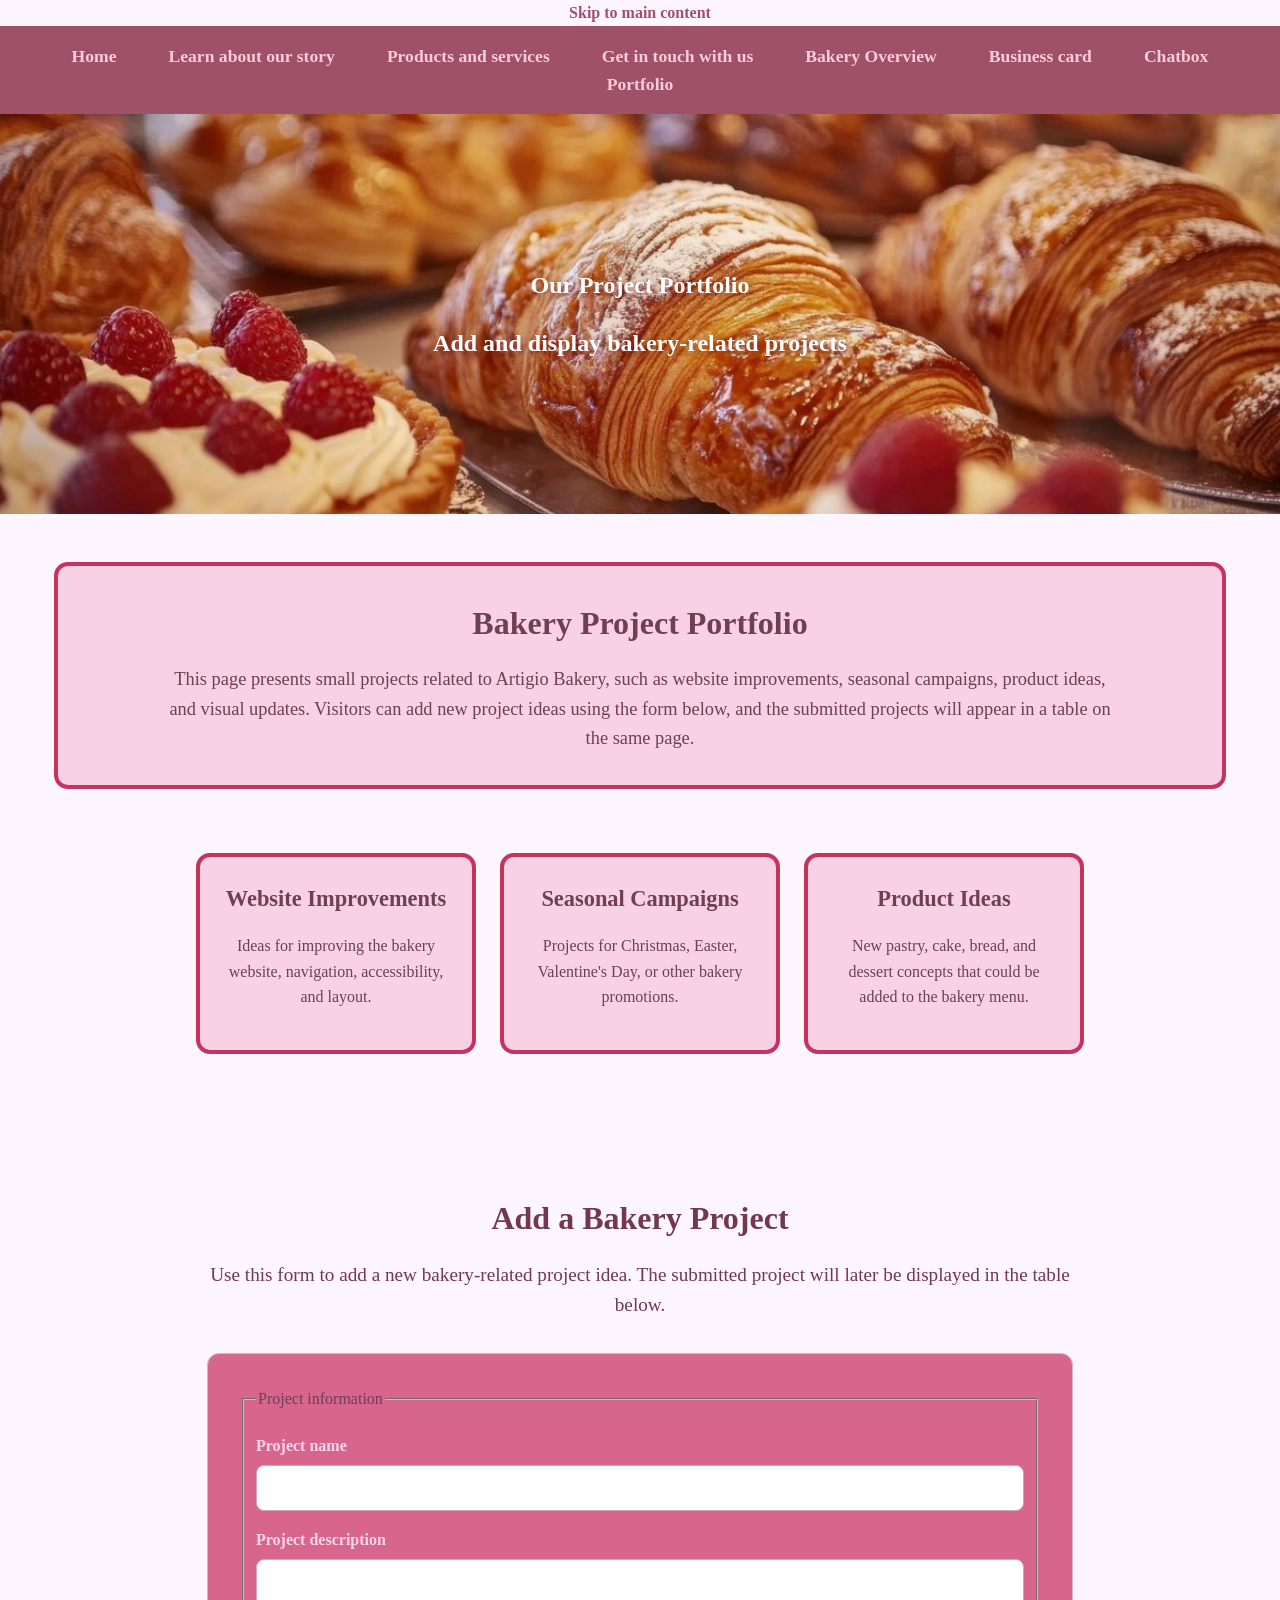
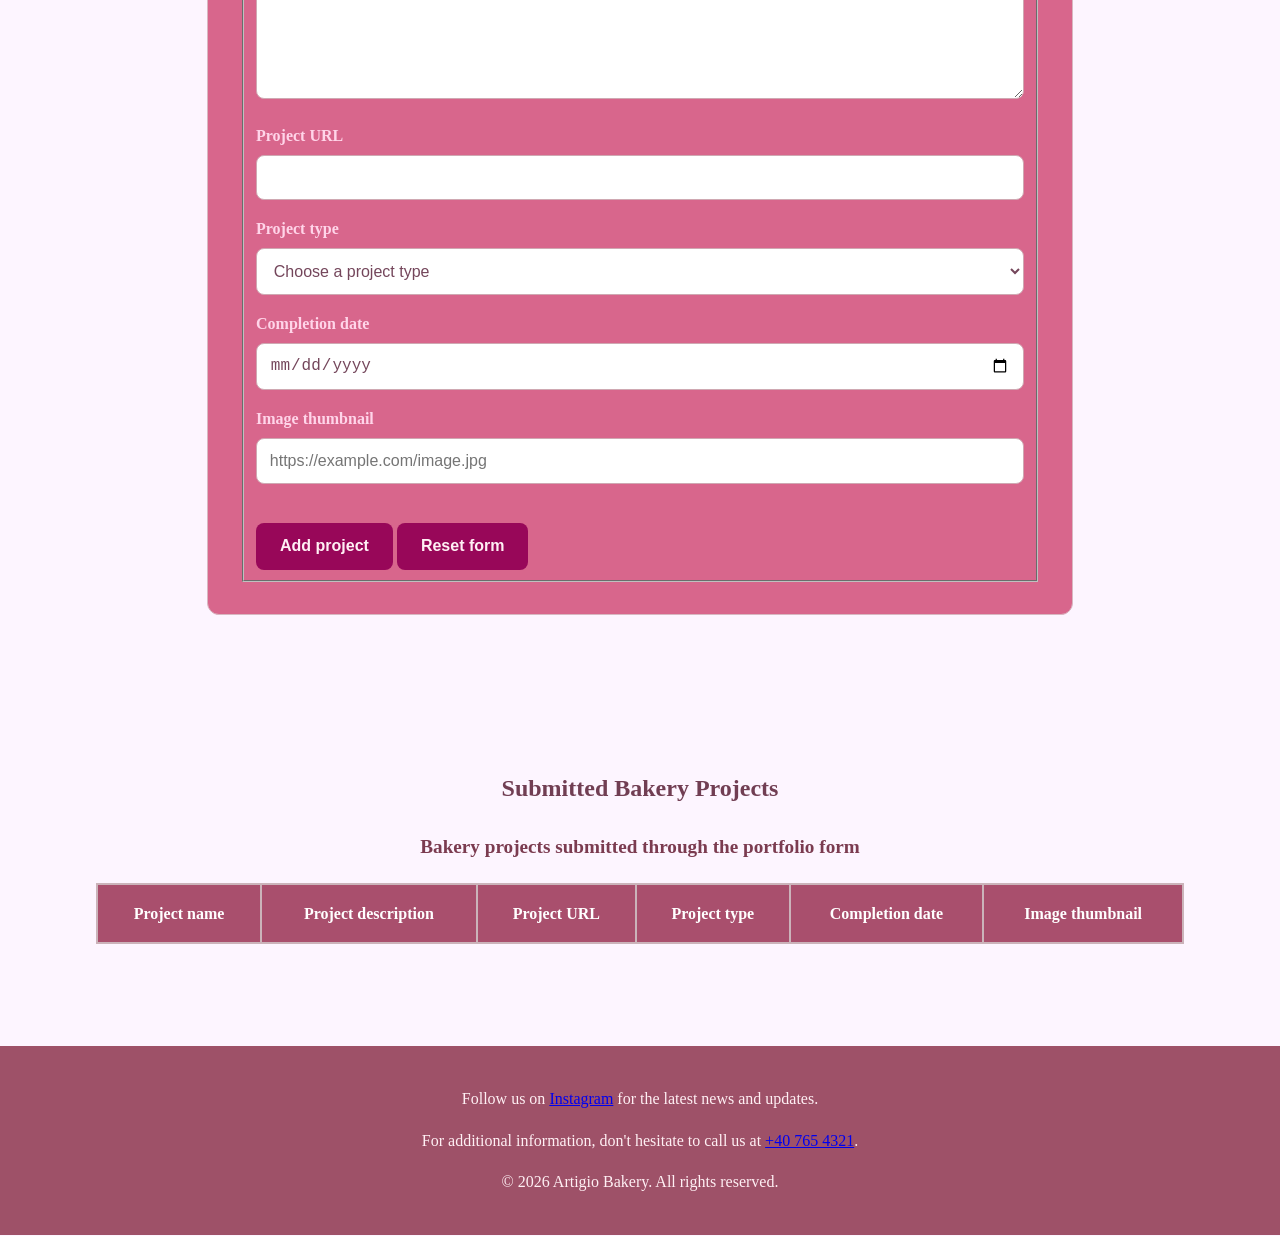
<file: portfolio.html>
<!DOCTYPE html>
<html lang="en">
<head>
    <meta charset="UTF-8">
    <meta name="viewport" content="width=device-width, initial-scale=1.0">
    <link rel="stylesheet" href="style.css">
    <title>Artigio Bakery</title>
</head>
<body>
    <a href="#main-content" class="skip-link">Skip to main content</a>
    <nav>
        <ul>
             <li><a href="index.html">Home</a></li>
            <li><a href="about.html">Learn about our story</a></li>
            <li><a href="data.html">Products and services</a></li>
            <li><a href="contact.html">Get in touch with us</a></li>
            <li><a href="overview.html">Bakery Overview</a></li>
            <li><a href="card.html">Business card</a></li>
            <li><a href="chatbox.html">Chatbox</a></li>
            <li><a href="portfolio.html">Portfolio</a></li>


        </ul>
    </nav>
    <section class="hero">
        <img src="images/background3.jpg" alt="Fresh pastries and croissants at Artigio Bakery">
        <div class="hero-text">
            <h1>Our Project Portfolio</h1>
            <h2>Add and display bakery-related projects</h2>
        </div>
    </section>
    <main>
       <section class="portfolio-intro">
            <h2>Bakery Project Portfolio</h2>
            <p>
                This page presents small projects related to Artigio Bakery, such as website improvements,
                seasonal campaigns, product ideas, and visual updates. Visitors can add new project ideas
                using the form below, and the submitted projects will appear in a table on the same page.
            </p>
        </section>

        <section class="portfolio-cards">
            <article class="portfolio-card">
                <h3>Website Improvements</h3>
                <p>Ideas for improving the bakery website, navigation, accessibility, and layout.</p>
            </article>

            <article class="portfolio-card">
                <h3>Seasonal Campaigns</h3>
                <p>Projects for Christmas, Easter, Valentine's Day, or other bakery promotions.</p>
            </article>

            <article class="portfolio-card">
                <h3>Product Ideas</h3>
                <p>New pastry, cake, bread, and dessert concepts that could be added to the bakery menu.</p>
            </article>
        </section>

        <section class="portfolio-form-section" id="main-content">
            <h2>Add a Bakery Project</h2>
            <p>
                Use this form to add a new bakery-related project idea. The submitted project
                will later be displayed in the table below.
            </p>

            <form id="projectForm" class="contact-form">
                <fieldset>
                    <legend>Project information</legend>

                    <label for="projectName">Project name</label>
                    <input type="text" id="projectName" name="projectName" aria-describedby="projectNameError">
                    <span id="projectNameError" class="error-message"></span>

                    <label for="projectDescription">Project description</label>
                    <textarea id="projectDescription" name="projectDescription" rows="4" aria-describedby="projectDescriptionError"></textarea>
                    <span id="projectDescriptionError" class="error-message"></span>

                    <label for="projectUrl">Project URL</label>
                    <input type="url" id="projectUrl" name="projectUrl" aria-describedby="projectUrlError">
                    <span id="projectUrlError" class="error-message"></span>

                    <label for="projectType">Project type</label>
                    <select id="projectType" name="projectType" aria-describedby="projectTypeError">
                        <option value="">Choose a project type</option>
                        <option value="Website improvement">Website improvement</option>
                        <option value="Seasonal campaign">Seasonal campaign</option>
                        <option value="Product idea">Product idea</option>
                        <option value="Visual update">Visual update</option>
                    </select>
                    <span id="projectTypeError" class="error-message"></span>

                    <label for="completionDate">Completion date</label>
                    <input type="date" id="completionDate" name="completionDate" aria-describedby="completionDateError">
                    <span id="completionDateError" class="error-message"></span>

                    <label for="projectImage">Image thumbnail</label>
                    <input type="url" id="projectImage" name="projectImage" placeholder="https://example.com/image.jpg" aria-describedby="projectImageError">
                    <span id="projectImageError" class="error-message"></span>

                    <div class="form-buttons">
                        <button type="submit">Add project</button>
                        <button type="reset">Reset form</button>
                    </div>
                </fieldset>
            </form>
        </section>
        <section class="projects-table-section">
            <h2>Submitted Bakery Projects</h2>

            <div class="table-wrapper">
                <table id="projectsTable" class="projects-table">
                    <caption>Bakery projects submitted through the portfolio form</caption>

                    <thead>
                        <tr>
                            <th scope="col">Project name</th>
                            <th scope="col">Project description</th>
                            <th scope="col">Project URL</th>
                            <th scope="col">Project type</th>
                            <th scope="col">Completion date</th>
                            <th scope="col">Image thumbnail</th>
                        </tr>
                    </thead>

                    <tbody id="projectsTableBody">
                    </tbody>
                </table>
            </div>
        </section>
    </main>
    <footer>
        <p>Follow us on <a href="https://www.instagram.com/artiggio">Instagram</a> for the latest news and updates.</p>
        <p>For additional information, don't hesitate to call us at <a href="tel:+407654321">+40 765 4321</a>.</p>
        <p> &#169; 2026 Artigio Bakery. All rights reserved.</p>
    </footer>
    <script src="portfolio.js"></script>
</body>
</html>
</file>
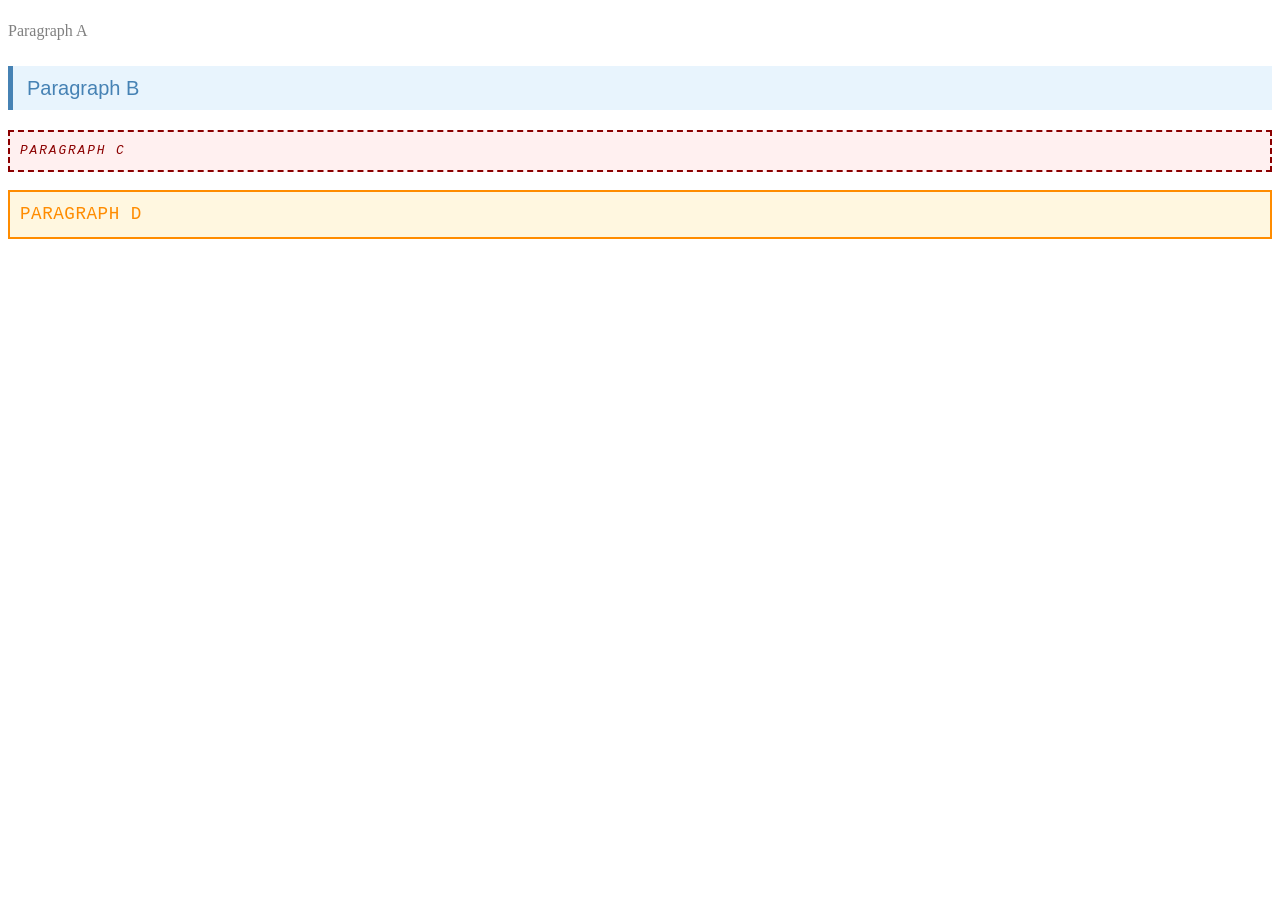
<file: specificity.html>
<!DOCTYPE html>
<html lang="en">
<head>
    <meta charset="UTF-8">
    <title>Specificity Game</title>
    <style>
        p {
            color: gray;
            font-size: 1rem;
            font-family: Georgia, serif;
            line-height: 1.4;
            padding: 4px 0;
        }

        .info {
            color: steelblue;
            font-size: 1.25rem;
            background-color: #e8f4fd;
            padding: 8px 14px;
            border-left: 5px solid steelblue;
            font-family: Arial, sans-serif;
        }

        #warning {
            color: darkred;
            font-size: 0.8rem;
            font-style: italic;
            text-transform: uppercase;
            letter-spacing: 0.15em;
            border: 2px dashed darkred;
            padding: 10px;
            background-color: #fff0f0;
            font-family: 'Courier New', monospace;
        }

        #warning.info {
            color: darkorange;
            background-color: #fff7e0;
            border: 2px solid darkorange;
            font-size: 1.1rem;
            font-style: normal;
            letter-spacing: 0.03em;
        }
    </style>
</head>
<body>

    <p>Paragraph A</p>

    <p class="info">Paragraph B</p>

    <p id="warning">Paragraph C</p>

    <p class="info" id="warning">Paragraph D</p>

</body>
</html>
</file>
<file: style.css>
body {
    margin: 0;
    font-family: Georgia, serif;
    background-color: #fdf5ff;
    color: #713e53;
    line-height: 1.6;
}

.skip-link {
    display: block;
    text-align: center;
    color: #9e5168;
    text-decoration: none;
    font-weight: bold;
}

header {
    text-align: center;
    padding: 1rem 1rem 1rem 1rem;
}

.header-box {
    padding: 3.5rem 2rem;
    background-image: url("images/sticker.png");
    background-repeat: no-repeat;
    background-position: center;
    background-size: 500px auto;
}

nav {
    background-color: #9e5168;
    padding: 1rem 0;
    text-align: center;
}

nav ul {
    list-style: none;
    margin: 0;
    padding: 0;
}

nav li {
    display: inline-block;
    margin: 0 1.5rem;
}

nav a {
    text-decoration: none;
    color: #ffcbd7;
    font-weight: bold;
    font-size: 1.1rem;
}

.hero {
    position: relative;
    margin: 0;
    padding: 0;
}

.hero img {
    width: 100%;
    height: 400px;
    object-fit: cover;
    display: block;
}

.hero-text {
    position: absolute;
    top: 50%;
    left: 50%;
    transform: translate(-50%, -50%);
    color: white;
    text-align: center;
    text-shadow: 2px 2px 8px rgba(109, 7, 7, 0.7);
}

section {
    padding: 2rem 1rem;
}

.about-us img {
    display: block;
    width: 50%;
    height: 50%;
    margin: 1.5rem auto 0 auto;
    border-radius: 10px;
}

.specialty-gallery, .awards-gallery, .staff-gallery {
    text-align: center;
    margin-top: 1.5rem;
}

.card, .award-card, .staff-card {
    display: inline-block;
    width: 400px;
    margin: 0.8rem;
    vertical-align: top;
    text-align: center;
}

.card img, .award-card img, .staff-card img {
    width: 100%;
    height: 320px;
    object-fit: cover;
    border-radius: 8px;
}

.card p {
    margin-top: 0.5rem;
    font-size: 1.2rem;
    text-align: center;
}

.about-us, .specialties, .why-us, .about-story, .about-awards, .about-staff, .products, .contact-page {
    text-align: center;
    font-size: 1.5rem;
    color: #74465b;
    margin-bottom: 1rem;
}

.about-story img {
    display: block;
    width: 100%;
    max-width: 800px;
    height: auto;
    margin: 1.5rem auto 0 auto;
    border-radius: 12px;
}

.data-heading {
    text-align: center;
    font-size: 2rem;
    margin-bottom: 20px;
}

.data-page table {
    width: 100%;
    border-collapse: collapse;
    margin: 2rem auto;
    background-color: #efd6e5;
}

.data-page caption {
    caption-side: top;
    font-weight: bold;
    font-size: 1.2rem;
    color: #582c40;
    margin-bottom: 1rem;
}

.data-page th, .data-page td {
    border: 1px solid #cfa8b2;
    padding: 0.8rem;
    text-align: center;
    color: #633449;
}

.data-page th {
    background-color: #e9c7d0;
}

.data-page p {
    text-align: center;
    color: #74465b;
    font-size: 1.1rem;
    margin-bottom: 1.5rem;
}

.contact-form {
    background-color: #d8668c;
    border: 1px solid #d8b7c1;
    border-radius: 12px;
    padding: 2rem;
    text-align: left;
}

.contact-form label {
    display: block;
    margin-bottom: 0.4rem;
    margin-top: 1rem;
    color: #ffd5e9;
    font-weight: bold;
}

.contact-form input, .contact-form textarea, .contact-form select {
    width: 100%;
    padding: 0.8rem;
    border: 1px solid #cfa8b2;
    border-radius: 8px;
    font-size: 1rem;
    color: #74465b;
    background-color: #ffffff;
    box-sizing: border-box;
}

.contact-form textarea {
    min-height: 140px;
    resize: vertical;
}

.contact-form button {
    margin-top: 1.5rem;
    background-color: #980759;
    color: #fff0f4;
    border: none;
    padding: 0.9rem 1.5rem;
    border-radius: 8px;
    font-size: 1rem;
    font-weight: bold;
    cursor: pointer;
}

.contact-form button:hover {
    background-color: #8a4559;
}


/* HW2 improvements: box model, typography, selector techniques */

main {
    max-width: 1400px;
    margin: 0 auto;
}

nav a:hover {
    color: white;
    text-decoration: underline;
}

.data-page tr:nth-child(even) {
    background-color: #f7e6ee;
}

.data-page tr:nth-child(odd) {
    background-color: #fff7fa;
}

.contact-form {
    max-width: 800px;
    margin: 0 auto;
}

.contact-form input:focus,
.contact-form textarea:focus,
.contact-form select:focus {
    outline: 2px solid #9e5168;
    border-color: #9e5168;
}

footer {
    text-align: center;
    background-color: #9e5168;
    color: #fff0f4;
    padding: 1.5rem;
    margin-top: 2rem;
}

/*New Overview Page*/

.overview-layout {
    display: grid;
    grid-template-columns: 1fr 1fr;
    gap: 1.5rem;
    max-width: 1100px;
    margin: 2rem auto;
    padding: 0 1rem;
}

.overview-layout .products {
    background-color: #fdeaf3;
    border: 1px solid #e7bdd0;
    border-radius: 14px;
    padding: 1.5rem;
    font-size: 1.1rem;
    text-align: center;
    box-sizing: border-box;
}

.overview-layout .products h3 {
    font-size: 1.6rem;
    margin-top: 0;
    margin-bottom: 1rem;
}

.overview-layout .products p {
    font-size: 1.1rem;
    margin: 0;
}

.overview-list {
    display: inline-block;
    text-align: left;
    font-size: 1.1rem;
    margin: 0 auto;
}

.specialties .specialty-gallery {
    display: flex;
    justify-content: center;
    gap: 1.5rem;
    flex-wrap: wrap;
    max-width: 1200px;
    margin: 1.5rem auto 0 auto;
}

.specialties .card {
    width: 260px;
    background-color: #fdeaf3;
    border: 1px solid #e7bdd0;
    border-radius: 14px;
    padding: 1.2rem;
    margin: 0;
    box-sizing: border-box;
}

.specialties .card h3 {
    font-size: 1.4rem;
    margin-top: 0;
    margin-bottom: 0.8rem;
}

.specialties .card p {
    font-size: 1rem;
    margin: 0;
}

.specialties .card.special-overview-card {
    background-color: #ffb2e1;
    border: 3px solid #3e1a45;
}

.overview-contact {
    display: flex;
    justify-content: center;
    gap: 1rem;
    flex-wrap: wrap;
    margin-top: 1rem;
}

.overview-contact a {
    background-color: #9e5168;
    color: #fff0f4;
    text-decoration: none;
    font-weight: bold;
    padding: 0.8rem 1.2rem;
    border-radius: 8px;
}

.overview-contact a:hover {
    background-color: #74465b;
}

@media screen and (max-width: 768px) {
    .overview-layout {
        grid-template-columns: 1fr;
    }

    .specialties .card {
        width: 90%;
    }

        .portfolio-card {
        width: 90%;
    }

    .overview-contact {
        flex-direction: column;
        align-items: center;
    }
}

/* Homework 3 Updates: New Portfolio Page */

.portfolio-intro {
    max-width: 1100px;
    margin: 3rem auto 2rem auto;
    padding: 2rem;
    background-color: #f8d2e4;
    border: 4px solid #C8325F;
    border-radius: 14px;
    text-align: center;
}

.portfolio-cards {
    display: flex;
    justify-content: center;
    gap: 1.5rem;
    flex-wrap: wrap;
    margin: 2rem auto 3rem auto;
}

.portfolio-card {
    width: 280px;
    background-color: #f8d2e4;
    border: 4px solid #C8325F;
    border-radius: 14px;
    padding: 1.5rem;
    box-sizing: border-box;
    text-align: center;
}

.portfolio-card h3 {
    font-size: 1.4rem;
    margin-top: 0;
    margin-bottom: 0.8rem;
}
.portfolio-intro h2 {
    font-size: 2rem;
    margin-top: 0;
    margin-bottom: 1rem;
}

.portfolio-intro p {
    font-size: 1.15rem;
    line-height: 1.6;
    margin: 0 auto;
    max-width: 950px;
}

.portfolio-form-section h2 {
    text-align: center;
    color: #74384d;
    font-size: 2rem;
    margin-bottom: 1rem;
}

.portfolio-form-section > p {
    text-align: center;
    color: #74384d;
    font-size: 1.2rem;
    max-width: 900px;
    margin: 0 auto 2rem auto;
    line-height: 1.6;
}

.error-message {
    color: #500e22;
    font-weight: bold;
    display: block;
    margin-top: 8px;
    margin-bottom: 15px;
}

.projects-table-section {
    width: 85%;
    margin: 70px auto;
    text-align: center;
}

.table-wrapper {
    width: 100%;
    overflow-x: auto;
    margin-top: 25px;
}

.projects-table {
    width: 100%;
    border-collapse: collapse;
    margin: 0 auto;
    background-color: #f7d3e2;
}

#projectsTable caption {
    font-weight: bold;
    font-size: 1.2rem;
    margin-bottom: 20px;
    color: #7b3b50;
}

.projects-table th,
.projects-table td {
    border: 2px solid #cbb3ba;
    padding: 16px;
    text-align: center;
    vertical-align: middle;
}

.projects-table th {
    background-color: #a94f6d;
    color: white;
    font-weight: bold;
}

.projects-table td {
    color: #7b3b50;
}

.projects-table a {
    word-break: break-word;
}

.project-thumbnail {
    width: 100px;
    height: auto;
    border-radius: 8px;
}
</file>
<file: card.css>
body {
  font-family: Arial, sans-serif;
  background-color: #d0c0f0;
  margin: 0;
  padding: 40px;
}

p {
  margin: 8px 0;
}

.card {
    width: 400px;
    height: 200px;
    max-width: 500px;
    min-height: 500px;
    margin: 0 auto;
    padding: 70px;
    background-color: rgb(204, 211, 255);
    border-radius: 24px;
    box-shadow: 0 6px 30px rgba(59, 8, 70, 0.18);
    text-align: center;
}

.card-title {
  font-size: 30px;
  color: #5b21b6;
  margin-top: 12px;
}

.card-text {
  color: #444;
  font-size: 28px;
}

.card-image {
    width: 300px;
    border-radius: 18px;
    margin-bottom: 35px;
}

a {
  text-decoration: none;
  font-weight: bold;
  font-size: 24px;
}

a:hover {
  text-decoration: underline;
}

#card-container {
  border: 2px solid #74509b;
}

#full-name {
  letter-spacing: 1px;
}

#specialization {
  font-style: italic;
}

#email-link {
  color: #7c3aed;
}

#github-link {
  color: #2563eb;
}
</file>
<file: chatbox.css>
/* CSS styles */
body {
    background-color: #C8325F;
    display: flex;
    justify-content: center;
    align-items: center;
    height: 100vh;
    margin: 0;
    flex-direction: column;
}

.chat-container {
    max-width: 600px;
    width: 90%;
    height: 500px;
    padding: 20px;
    background-color: #FFEAF5;
    border-radius: 10px;
    box-shadow: 0 4px 8px #5a172b;
    margin-bottom: 20px;
    overflow-y: auto;
}

.message {
    margin-bottom: 10px;
}

#chat-form {
    display: flex;
}
</file>
